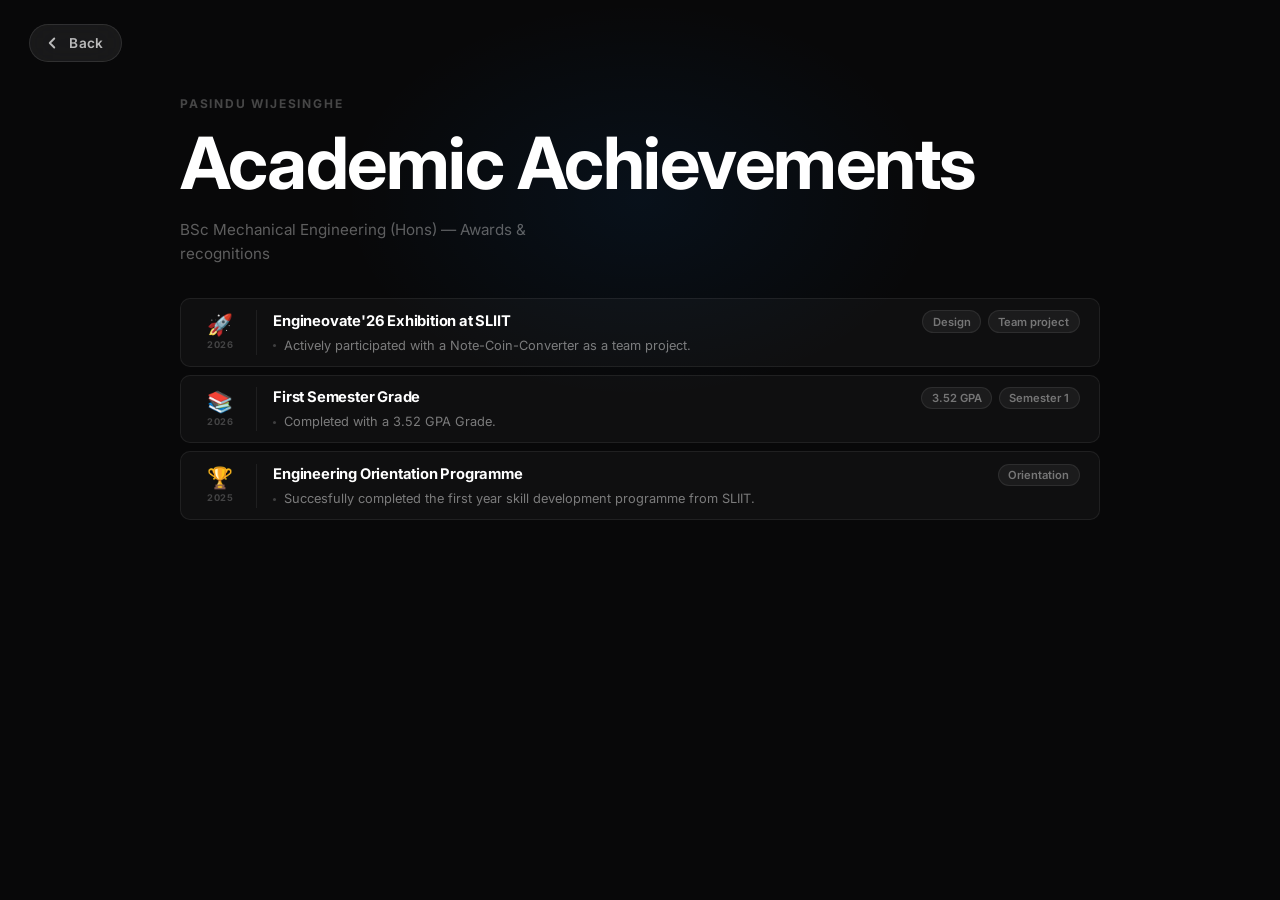
<file: achievements.html>
<!DOCTYPE html>
<html lang="en">
<head>
    <meta charset="UTF-8">
    <meta name="viewport" content="width=device-width, initial-scale=1.0">
    <meta name="description" content="Academic Achievements — Pasindu Wijesinghe, Mechanical Engineering Undergraduate at SLIIT">
    <title>Achievements — Pasindu Wijesinghe</title>
    <link rel="stylesheet" href="style.css">
    <link rel="stylesheet" href="project-page.css">
    <link rel="stylesheet" href="achievements-page.css">
    <link rel="preconnect" href="https://fonts.googleapis.com">
    <link rel="preconnect" href="https://fonts.gstatic.com" crossorigin>
    <link href="https://fonts.googleapis.com/css2?family=Inter:wght@300;400;600;700&display=swap" rel="stylesheet">
</head>
<body class="project-page-body">

    <a href="index.html#achievements" class="proj-back-btn">
        <svg width="18" height="18" viewBox="0 0 24 24" fill="none" stroke="currentColor" stroke-width="2.5" stroke-linecap="round" stroke-linejoin="round"><polyline points="15 18 9 12 15 6"></polyline></svg>
        Back
    </a>

    <div class="ach-page-header">
        <div class="ach-page-header-inner">
            <p class="ach-page-meta">Pasindu Wijesinghe</p>
            <h1 class="ach-page-title">Academic Achievements</h1>
            <p class="ach-page-sub">BSc Mechanical Engineering (Hons) — Awards &amp; recognitions</p>
        </div>
    </div>

    <div class="ach-grid">
<!--🏆📚🚀🔬🌟-->


        <div class="ach-card">
            <div class="ach-card-left">
                <div class="ach-icon-wrap">🚀</div>
                <span class="ach-year-tag">2026</span>
            </div>
            <div class="ach-card-divider"></div>
            <div class="ach-card-body">
                <div class="ach-card-title-row">
                    <h2 class="ach-card-title">Engineovate'26 Exhibition at SLIIT</h2>
                    <div class="ach-tags"><span>Design</span><span>Team project</span></div>
                </div>
                <ul class="ach-bullets">
                    <li>Actively participated with a Note-Coin-Converter as a team project.</li>
                    
                </ul>
            </div>
        </div>

        <div class="ach-card">
            <div class="ach-card-left">
                <div class="ach-icon-wrap">📚</div>
                <span class="ach-year-tag">2026</span>
            </div>
            <div class="ach-card-divider"></div>
            <div class="ach-card-body">
                <div class="ach-card-title-row">
                    <h2 class="ach-card-title">First Semester Grade</h2>
                    <div class="ach-tags"><span>3.52 GPA</span><span>Semester 1</span></div>
                </div>
                <ul class="ach-bullets">
                    <li>Completed with a 3.52 GPA Grade.</li>
                    
                </ul>
            </div>
        </div>

        <div class="ach-card">
            <div class="ach-card-left">
                <div class="ach-icon-wrap">🏆</div>
                <span class="ach-year-tag">2025</span>
            </div>
            <div class="ach-card-divider"></div>
            <div class="ach-card-body">
                <div class="ach-card-title-row">
                    <h2 class="ach-card-title">Engineering Orientation Programme</h2>
                    <div class="ach-tags"><span>Orientation</span></div>
                </div>
                <ul class="ach-bullets">
                    <li>Succesfully completed the first year skill development programme from SLIIT.</li>
                    
                </ul>
            </div>
        </div>

        

        

        

    </div>

</body>
</html>
</file>
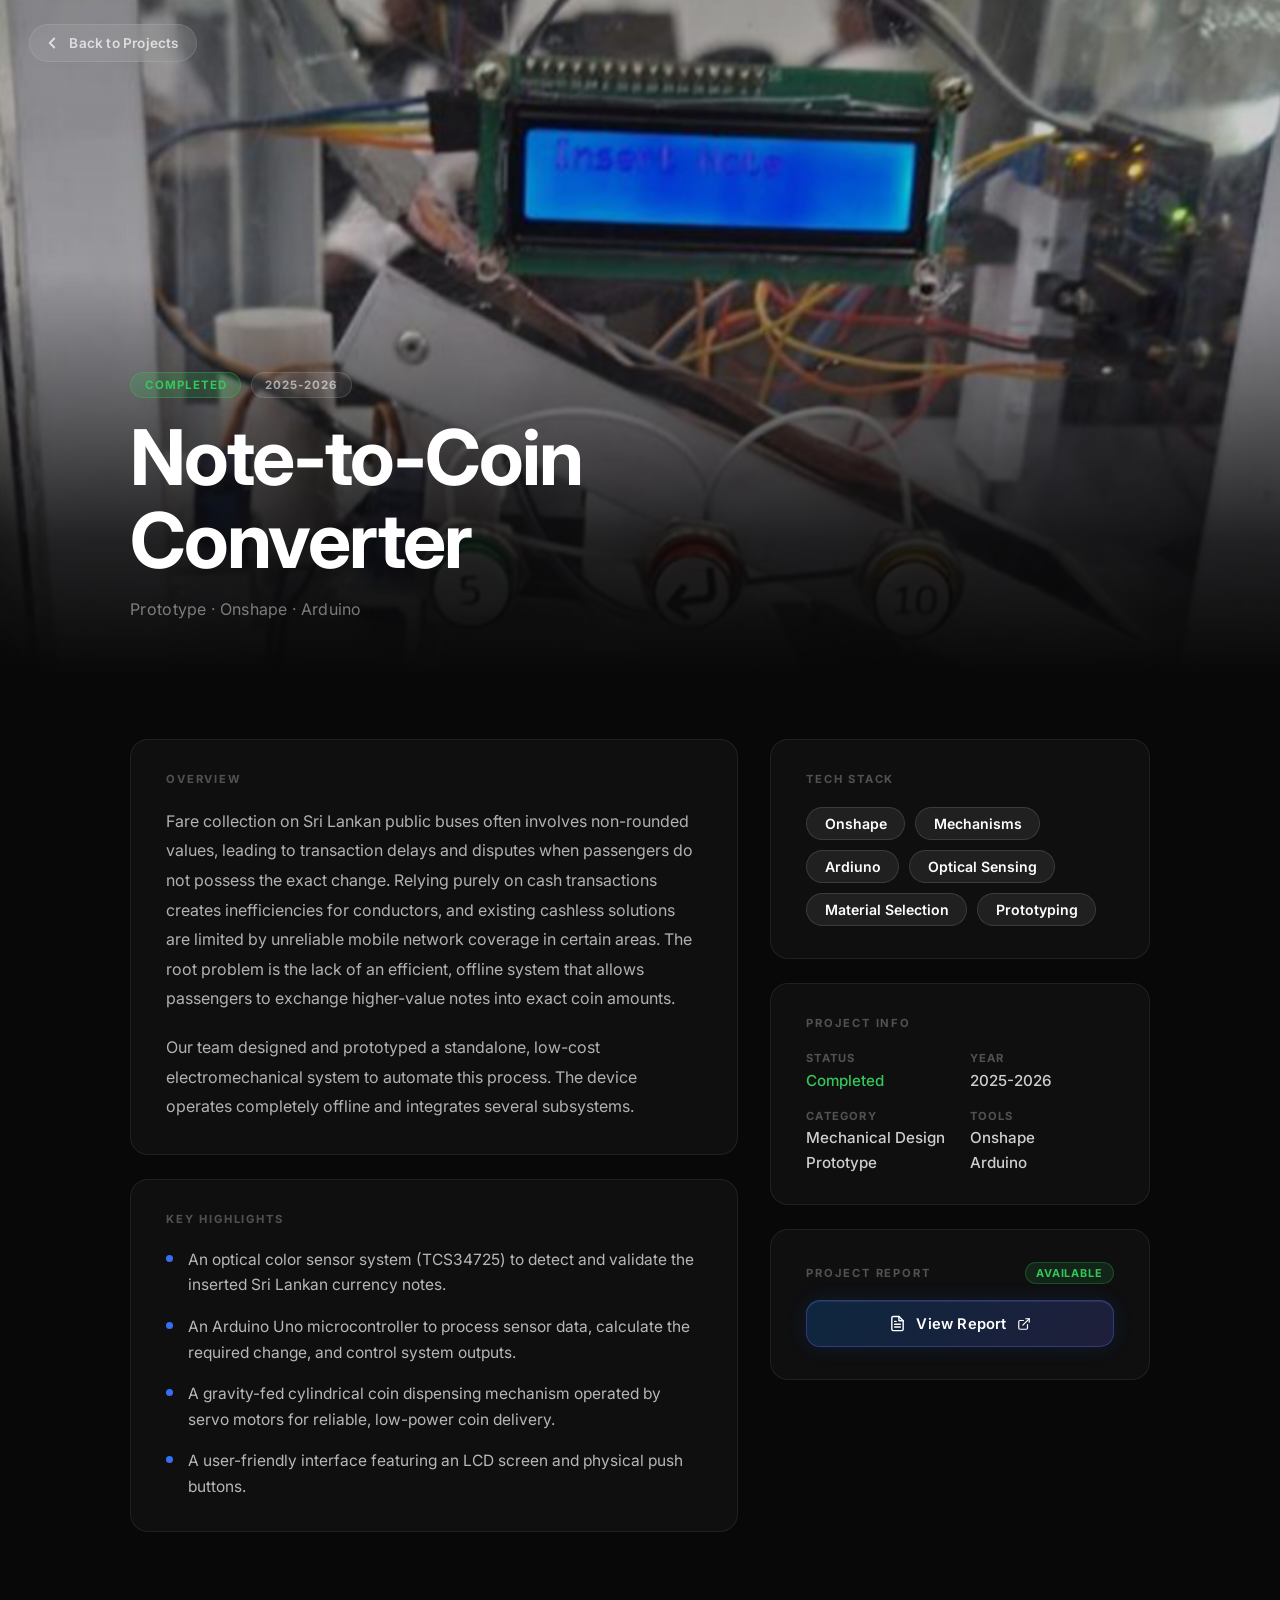
<file: project-note-to-coin.html>
<!DOCTYPE html>
<html lang="en">
<head>
    <meta charset="UTF-8">
    <meta name="viewport" content="width=device-width, initial-scale=1.0">
    <meta name="description" content="Note-to-Coin Exchanger — Mechanical Engineering Project by Pasindu Wijesinghe">
    <title>Note-to-Coin Exchanger — Pasindu</title>
    <link rel="stylesheet" href="style.css">
    <link rel="stylesheet" href="project-page.css">
    <link rel="preconnect" href="https://fonts.googleapis.com">
    <link rel="preconnect" href="https://fonts.gstatic.com" crossorigin>
    <link href="https://fonts.googleapis.com/css2?family=Inter:wght@300;400;600;700&display=swap" rel="stylesheet">
</head>
<body class="project-page-body">

    <!-- Back Navigation -->
    <a href="index.html#projects" class="proj-back-btn">
        <svg width="18" height="18" viewBox="0 0 24 24" fill="none" stroke="currentColor" stroke-width="2.5" stroke-linecap="round" stroke-linejoin="round"><polyline points="15 18 9 12 15 6"></polyline></svg>
        Back to Projects
    </a>

    <!-- Hero -->
    <div class="proj-hero">
        <img src="assets/note_to_coin.jpg" alt="Note-to-Coin Exchanger 3D Render" class="proj-hero-img">
        <div class="proj-hero-overlay"></div>
        <div class="proj-hero-content">
            <div class="proj-badges">
                <span class="proj-badge completed">Completed</span>
                <span class="proj-badge year">2025-2026</span>
            </div>
            <h1 class="proj-hero-title">Note-to-Coin<br>Converter</h1>
            <p class="proj-hero-sub">Prototype · Onshape · Arduino</p>
        </div>
    </div>

    <!-- Content Grid -->
    <div class="proj-content-grid">

        <!-- Left Column -->
        <div class="proj-left">

            <!-- Overview -->
            <div class="proj-section">
                <span class="proj-section-label">Overview</span>
                <p class="proj-body-text">
                    Fare collection on Sri Lankan public buses often involves non-rounded values, leading to transaction delays and disputes
                    when passengers do not possess the exact change. Relying purely on cash transactions creates inefficiencies for
                    conductors, and existing cashless solutions are limited by unreliable mobile network coverage in certain areas.
                    The root problem is the lack of an efficient, offline system that allows passengers to exchange higher-value notes
                    into exact coin amounts.
                </p>
                <p class="proj-body-text">
                    Our team designed and prototyped a standalone, low-cost electromechanical system to automate this process. The device
                     operates completely offline and integrates several subsystems.
                </p>
            </div>

            <!-- Key Highlights -->
            <div class="proj-section">
                <span class="proj-section-label">Key Highlights</span>
                <ul class="proj-highlights">
                    <li>An optical color sensor system (TCS34725) to detect and validate the inserted Sri Lankan currency notes.</li>
                    <li>An Arduino Uno microcontroller to process sensor data, calculate the required change, and control system outputs.</li>
                    <li>A gravity-fed cylindrical coin dispensing mechanism operated by servo motors for reliable, low-power coin delivery.</li>
                    <li>A user-friendly interface featuring an LCD screen and physical push buttons.</li>
                    
                </ul>
            </div>

        </div>

        <!-- Right Column -->
        <div class="proj-right">

            <!-- Tech Stack -->
            <div class="proj-section">
                <span class="proj-section-label">Tech Stack</span>
                <div class="proj-tech-list">
                    <span>Onshape</span>
                    <span>Mechanisms</span>
                    <span>Ardiuno</span>
                    <span>Optical Sensing</span>
                    <span>Material Selection</span>
                    <span>Prototyping</span>
                </div>
            </div>

            <!-- Project Info -->
            <div class="proj-section">
                <span class="proj-section-label">Project Info</span>
                <div class="proj-meta-grid">
                    <div class="proj-meta-item">
                        <span class="proj-meta-key">Status</span>
                        <span class="proj-meta-val completed-text">Completed</span>
                    </div>
                    <div class="proj-meta-item">
                        <span class="proj-meta-key">Year</span>
                        <span class="proj-meta-val">2025-2026</span>
                    </div>
                    <div class="proj-meta-item">
                        <span class="proj-meta-key">Category</span>
                        <span class="proj-meta-val">Mechanical Design</span>
                        <span class="proj-meta-val">Prototype</span>
                    </div>
                    <div class="proj-meta-item">
                        <span class="proj-meta-key">Tools</span>
                        <span class="proj-meta-val">Onshape</span>
                        <span class="proj-meta-val">Arduino</span>
                    </div>
                </div>
            </div>

            <!-- Project Report -->
            <!-- TO ACTIVATE: change class="disabled" to class="active" and set href="assets/note_to_coin_report.pdf" -->
            <div class="proj-section proj-report-section">
                <div class="proj-report-badge">
                    <span class="proj-report-badge-label">Project Report</span>
                    <span class="proj-report-available-tag">Available</span>
                </div>
                <div class="proj-report-wrapper">
                    <a class="proj-report-btn active" href="assets/note_to_coin_report.pdf" target="_blank"
                        aria-label="View Note-to-Coin project report PDF">
                        <svg class="report-icon" width="17" height="17" viewBox="0 0 24 24" fill="none" stroke="currentColor" stroke-width="2" stroke-linecap="round" stroke-linejoin="round">
                            <path d="M14 2H6a2 2 0 0 0-2 2v16a2 2 0 0 0 2 2h12a2 2 0 0 0 2-2V8z"></path>
                            <polyline points="14 2 14 8 20 8"></polyline>
                            <line x1="16" y1="13" x2="8" y2="13"></line>
                            <line x1="16" y1="17" x2="8" y2="17"></line>
                            <polyline points="10 9 9 9 8 9"></polyline>
                        </svg>
                        View Report
                        <svg width="14" height="14" viewBox="0 0 24 24" fill="none" stroke="currentColor" stroke-width="2" stroke-linecap="round" stroke-linejoin="round">
                            <path d="M18 13v6a2 2 0 0 1-2 2H5a2 2 0 0 1-2-2V8a2 2 0 0 1 2-2h6"></path>
                            <polyline points="15 3 21 3 21 9"></polyline>
                            <line x1="10" y1="14" x2="21" y2="3"></line>
                        </svg>
                    </a>
                </div>
            </div>

        </div>
    </div>

    <!-- Navigation Bar (fixed bottom) -->
    <div class="proj-nav-section" id="proj-nav">
        <a href="project-rover.html" class="proj-prev-btn">
            <svg width="16" height="16" viewBox="0 0 24 24" fill="none" stroke="currentColor" stroke-width="2.5" stroke-linecap="round" stroke-linejoin="round"><polyline points="15 18 9 12 15 6"></polyline></svg>
            Previous
        <a href="project-rainwater.html" class="proj-next-btn">
            Next Project
            <svg width="16" height="16" viewBox="0 0 24 24" fill="none" stroke="currentColor" stroke-width="2.5" stroke-linecap="round" stroke-linejoin="round"><polyline points="9 18 15 12 9 6"></polyline></svg>
        </a>
        
        </a>
    </div>

    <script>
        (function () {
            var nav = document.getElementById('proj-nav');
            var threshold = 300;
            function onScroll() {
                var scrolled = window.scrollY + window.innerHeight;
                var total = document.documentElement.scrollHeight;
                if (scrolled >= total - threshold) {
                    nav.classList.add('visible');
                } else {
                    nav.classList.remove('visible');
                }
            }
            window.addEventListener('scroll', onScroll, { passive: true });
            onScroll();
        })();
    </script>

</body>
</html>
</file>
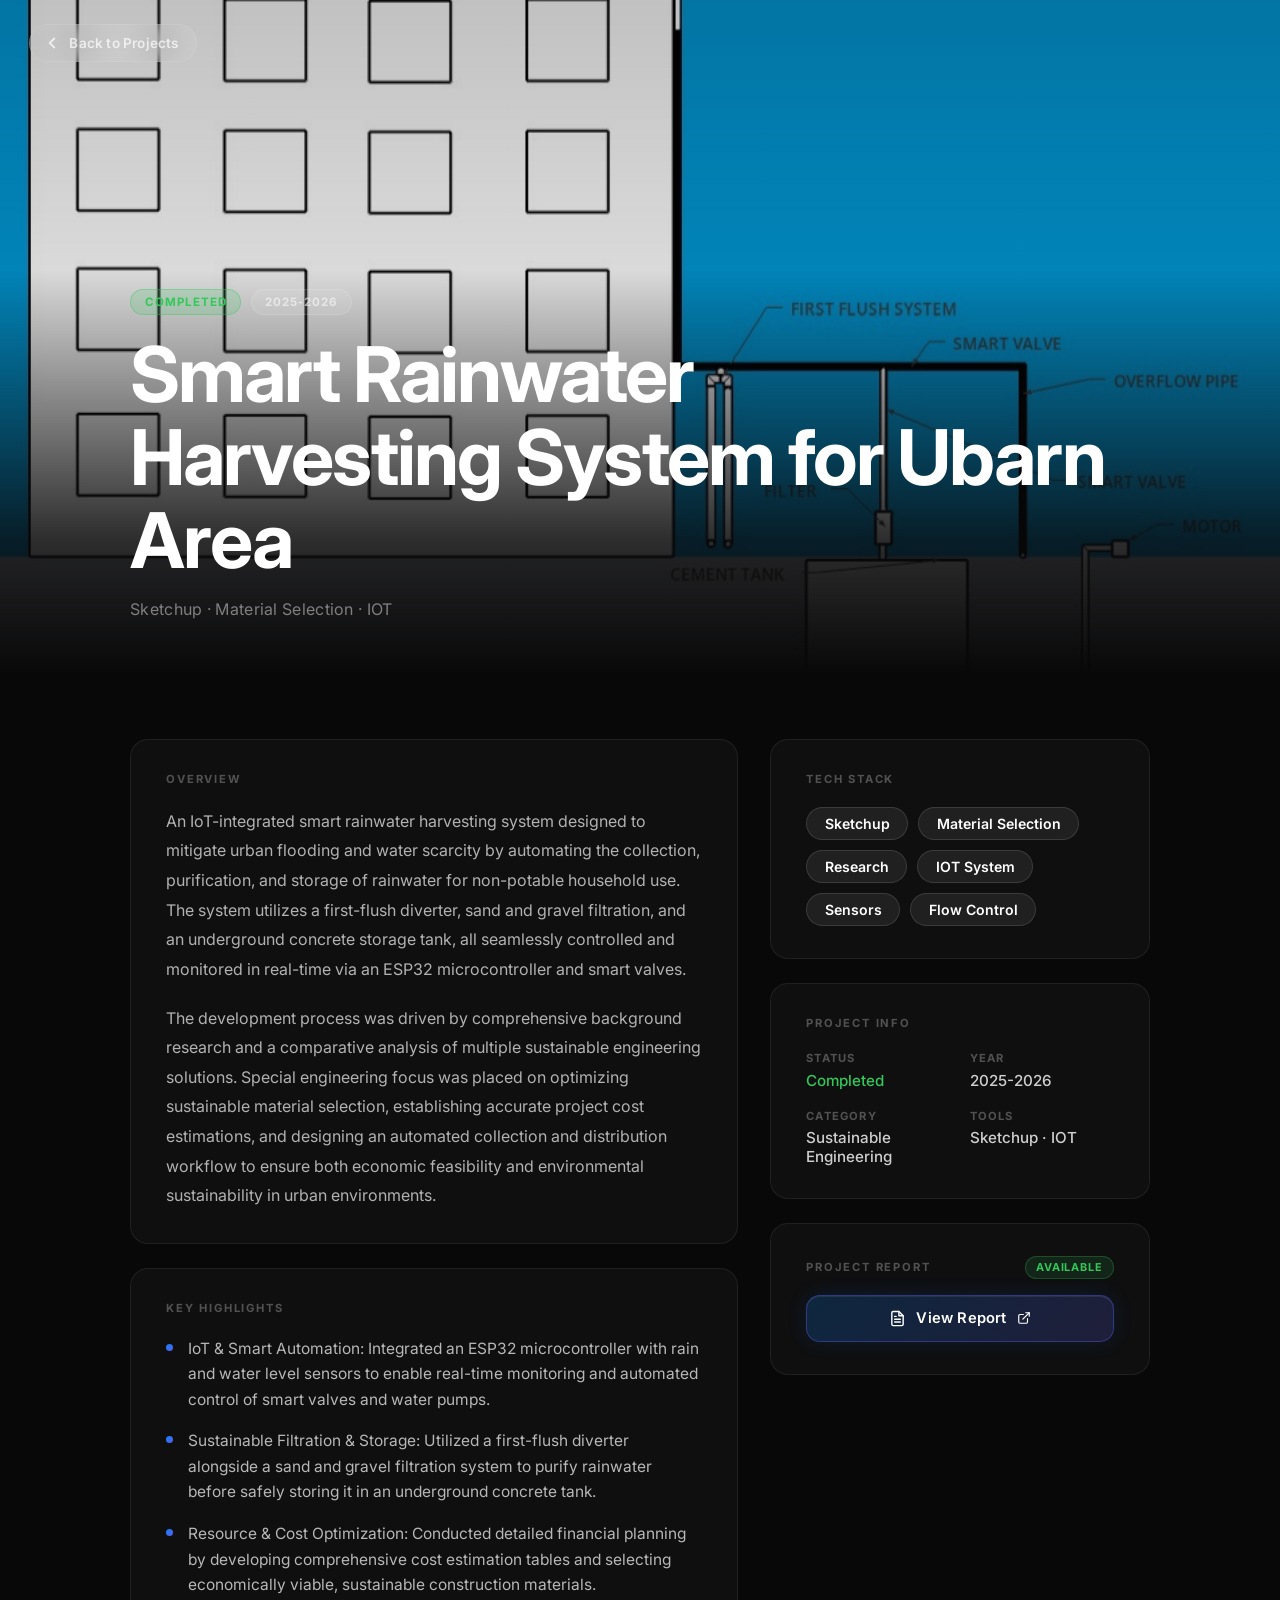
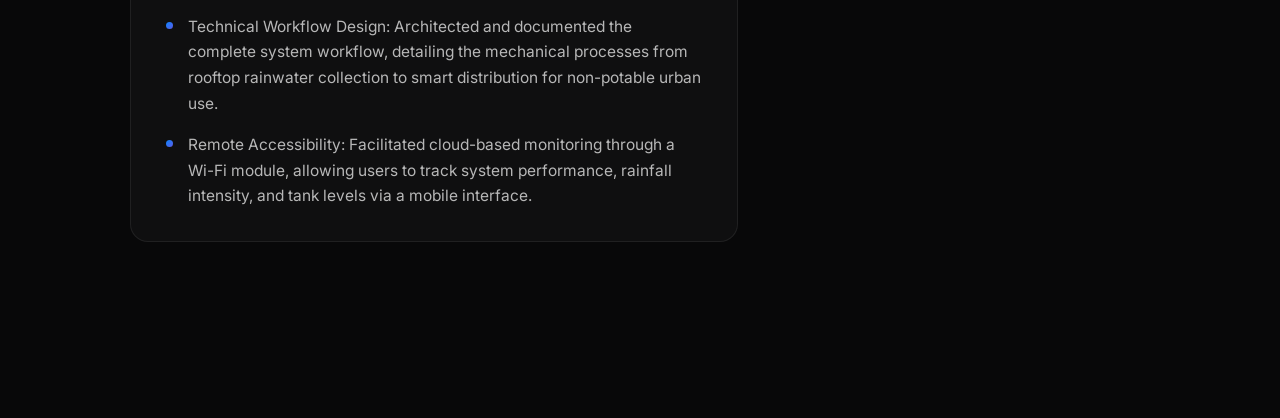
<file: project-rainwater.html>
<!DOCTYPE html>
<html lang="en">
<head>
    <meta charset="UTF-8">
    <meta name="viewport" content="width=device-width, initial-scale=1.0">
    <meta name="description" content="Smart Rainwater Harvesting System — Mechanical Engineering Project by Pasindu Wijesinghe">
    <title>Smart Rainwater Harvesting System — Pasindu</title>
    <link rel="stylesheet" href="style.css">
    <link rel="stylesheet" href="project-page.css">
    <link rel="preconnect" href="https://fonts.googleapis.com">
    <link rel="preconnect" href="https://fonts.gstatic.com" crossorigin>
    <link href="https://fonts.googleapis.com/css2?family=Inter:wght@300;400;600;700&display=swap" rel="stylesheet">
</head>
<body class="project-page-body">

    <!-- Back Navigation -->
    <a href="index.html#projects" class="proj-back-btn">
        <svg width="18" height="18" viewBox="0 0 24 24" fill="none" stroke="currentColor" stroke-width="2.5" stroke-linecap="round" stroke-linejoin="round"><polyline points="15 18 9 12 15 6"></polyline></svg>
        Back to Projects
    </a>

    <!-- Hero -->
    <div class="proj-hero">
        <img src="assets/rainwater.jpg" alt="Smart Rainwater Harvesting System 3D Render" class="proj-hero-img">
        <div class="proj-hero-overlay"></div>
        <div class="proj-hero-content">
            <div class="proj-badges">
                <span class="proj-badge completed">Completed</span>
                <span class="proj-badge year">2025-2026</span>
            </div>
            <h1 class="proj-hero-title">Smart Rainwater<br>Harvesting System for Ubarn Area</h1>
            <p class="proj-hero-sub"> Sketchup · Material Selection · IOT </p>
        </div>
    </div>

    <!-- Content Grid -->
    <div class="proj-content-grid">

        <!-- Left Column -->
        <div class="proj-left">

            <!-- Overview -->
            <div class="proj-section">
                <span class="proj-section-label">Overview</span>
                <p class="proj-body-text">
                   An IoT-integrated smart rainwater harvesting system 
                   designed to mitigate urban flooding and water scarcity
                    by automating the collection, purification, and 
                    storage of rainwater for non-potable household use.
                    The system utilizes a first-flush diverter, sand
                    and gravel filtration, and an underground concrete
                    storage tank, all seamlessly controlled and 
                    monitored in real-time via an ESP32 
                    microcontroller and smart valves.
                </p>
                <p class="proj-body-text">
                    The development process was driven by comprehensive
                    background research and a comparative analysis of
                    multiple sustainable engineering solutions. 
                    Special engineering focus was placed on optimizing
                    sustainable material selection, establishing 
                    accurate project cost estimations, and designing 
                    an automated collection and distribution workflow 
                    to ensure both economic feasibility and 
                    environmental sustainability in urban
                    environments.
                </p>
            </div>

            <!-- Key Highlights -->
            <div class="proj-section">
                <span class="proj-section-label">Key Highlights</span>
                <ul class="proj-highlights">
                    <li>IoT & Smart Automation: Integrated an ESP32 microcontroller
                        with rain and water level sensors to enable real-time monitoring
                        and automated control of smart valves and water pumps.</li>
                    <li>Sustainable Filtration & Storage: Utilized a first-flush diverter 
                        alongside a sand and gravel filtration system to purify rainwater
                        before safely storing it in an underground concrete tank.</li>
                    <li>Resource & Cost Optimization: Conducted detailed financial planning
                        by developing comprehensive cost estimation tables and selecting
                        economically viable, sustainable construction materials.</li>
                    <li>Technical Workflow Design: Architected and documented the complete
                        system workflow, detailing the mechanical processes from rooftop
                        rainwater collection to smart distribution for non-potable urban use.</li>
                    <li>Remote Accessibility: Facilitated cloud-based monitoring through 
                        a Wi-Fi module, allowing users to track system performance, rainfall
                        intensity, and tank levels via a mobile interface.</li>
                    
                </ul>
            </div>

        </div>

        <!-- Right Column -->
        <div class="proj-right">

            <!-- Tech Stack -->
            <div class="proj-section">
                <span class="proj-section-label">Tech Stack</span>
                <div class="proj-tech-list">
                    <span>Sketchup</span>
                    <span>Material Selection</span>
                    <span>Research</span>
                    <span>IOT System</span>
                    <span>Sensors</span>
                    <span>Flow Control</span>
                </div>
            </div>

            <!-- Project Info -->
            <div class="proj-section">
                <span class="proj-section-label">Project Info</span>
                <div class="proj-meta-grid">
                    <div class="proj-meta-item">
                        <span class="proj-meta-key">Status</span>
                        <span class="proj-meta-val completed-text">Completed</span>
                    </div>
                    <div class="proj-meta-item">
                        <span class="proj-meta-key">Year</span>
                        <span class="proj-meta-val">2025-2026</span>
                    </div>
                    <div class="proj-meta-item">
                        <span class="proj-meta-key">Category</span>
                        <span class="proj-meta-val">Sustainable Engineering</span>
                    </div>
                    <div class="proj-meta-item">
                        <span class="proj-meta-key">Tools</span>
                        <span class="proj-meta-val">Sketchup · IOT</span>
                    </div>
                </div>
            </div>

            <!-- Project Report -->
            <!-- TO ACTIVATE: change class="disabled" to class="active" and set href="assets/rainwater_report.pdf" -->
            <div class="proj-section proj-report-section">
                <div class="proj-report-badge">
                    <span class="proj-report-badge-label">Project Report</span>
                    <span class="proj-report-available-tag">Available</span>
                </div>
                <div class="proj-report-wrapper">
                    <a class="proj-report-btn active" href="assets/rainwater_harvesting_system_report.pdf" target="_blank"
                        aria-label="View Rainwater project report PDF">
                        <svg class="report-icon" width="17" height="17" viewBox="0 0 24 24" fill="none" stroke="currentColor" stroke-width="2" stroke-linecap="round" stroke-linejoin="round">
                            <path d="M14 2H6a2 2 0 0 0-2 2v16a2 2 0 0 0 2 2h12a2 2 0 0 0 2-2V8z"></path>
                            <polyline points="14 2 14 8 20 8"></polyline>
                            <line x1="16" y1="13" x2="8" y2="13"></line>
                            <line x1="16" y1="17" x2="8" y2="17"></line>
                            <polyline points="10 9 9 9 8 9"></polyline>
                        </svg>
                        View Report
                        <svg width="14" height="14" viewBox="0 0 24 24" fill="none" stroke="currentColor" stroke-width="2" stroke-linecap="round" stroke-linejoin="round">
                            <path d="M18 13v6a2 2 0 0 1-2 2H5a2 2 0 0 1-2-2V8a2 2 0 0 1 2-2h6"></path>
                            <polyline points="15 3 21 3 21 9"></polyline>
                            <line x1="10" y1="14" x2="21" y2="3"></line>
                        </svg>
                    </a>
                </div>
            </div>

        </div>
    </div>

    <!-- Navigation Bar (fixed bottom) -->
    <div class="proj-nav-section" id="proj-nav">
        <a href="project-note-to-coin.html" class="proj-prev-btn">
            <svg width="16" height="16" viewBox="0 0 24 24" fill="none" stroke="currentColor" stroke-width="2.5" stroke-linecap="round" stroke-linejoin="round"><polyline points="15 18 9 12 15 6"></polyline></svg>
            Previous
        </a>
        <!-- <a href="project-rover.html" class="proj-next-btn">
            Next Project
            <svg width="16" height="16" viewBox="0 0 24 24" fill="none" stroke="currentColor" stroke-width="2.5" stroke-linecap="round" stroke-linejoin="round"><polyline points="9 18 15 12 9 6"></polyline></svg>
        </a> -->
    </div>

    <script>
        (function () {
            var nav = document.getElementById('proj-nav');
            var threshold = 300;
            function onScroll() {
                var scrolled = window.scrollY + window.innerHeight;
                var total = document.documentElement.scrollHeight;
                if (scrolled >= total - threshold) {
                    nav.classList.add('visible');
                } else {
                    nav.classList.remove('visible');
                }
            }
            window.addEventListener('scroll', onScroll, { passive: true });
            onScroll();
        })();
    </script>

</body>
</html>
</file>
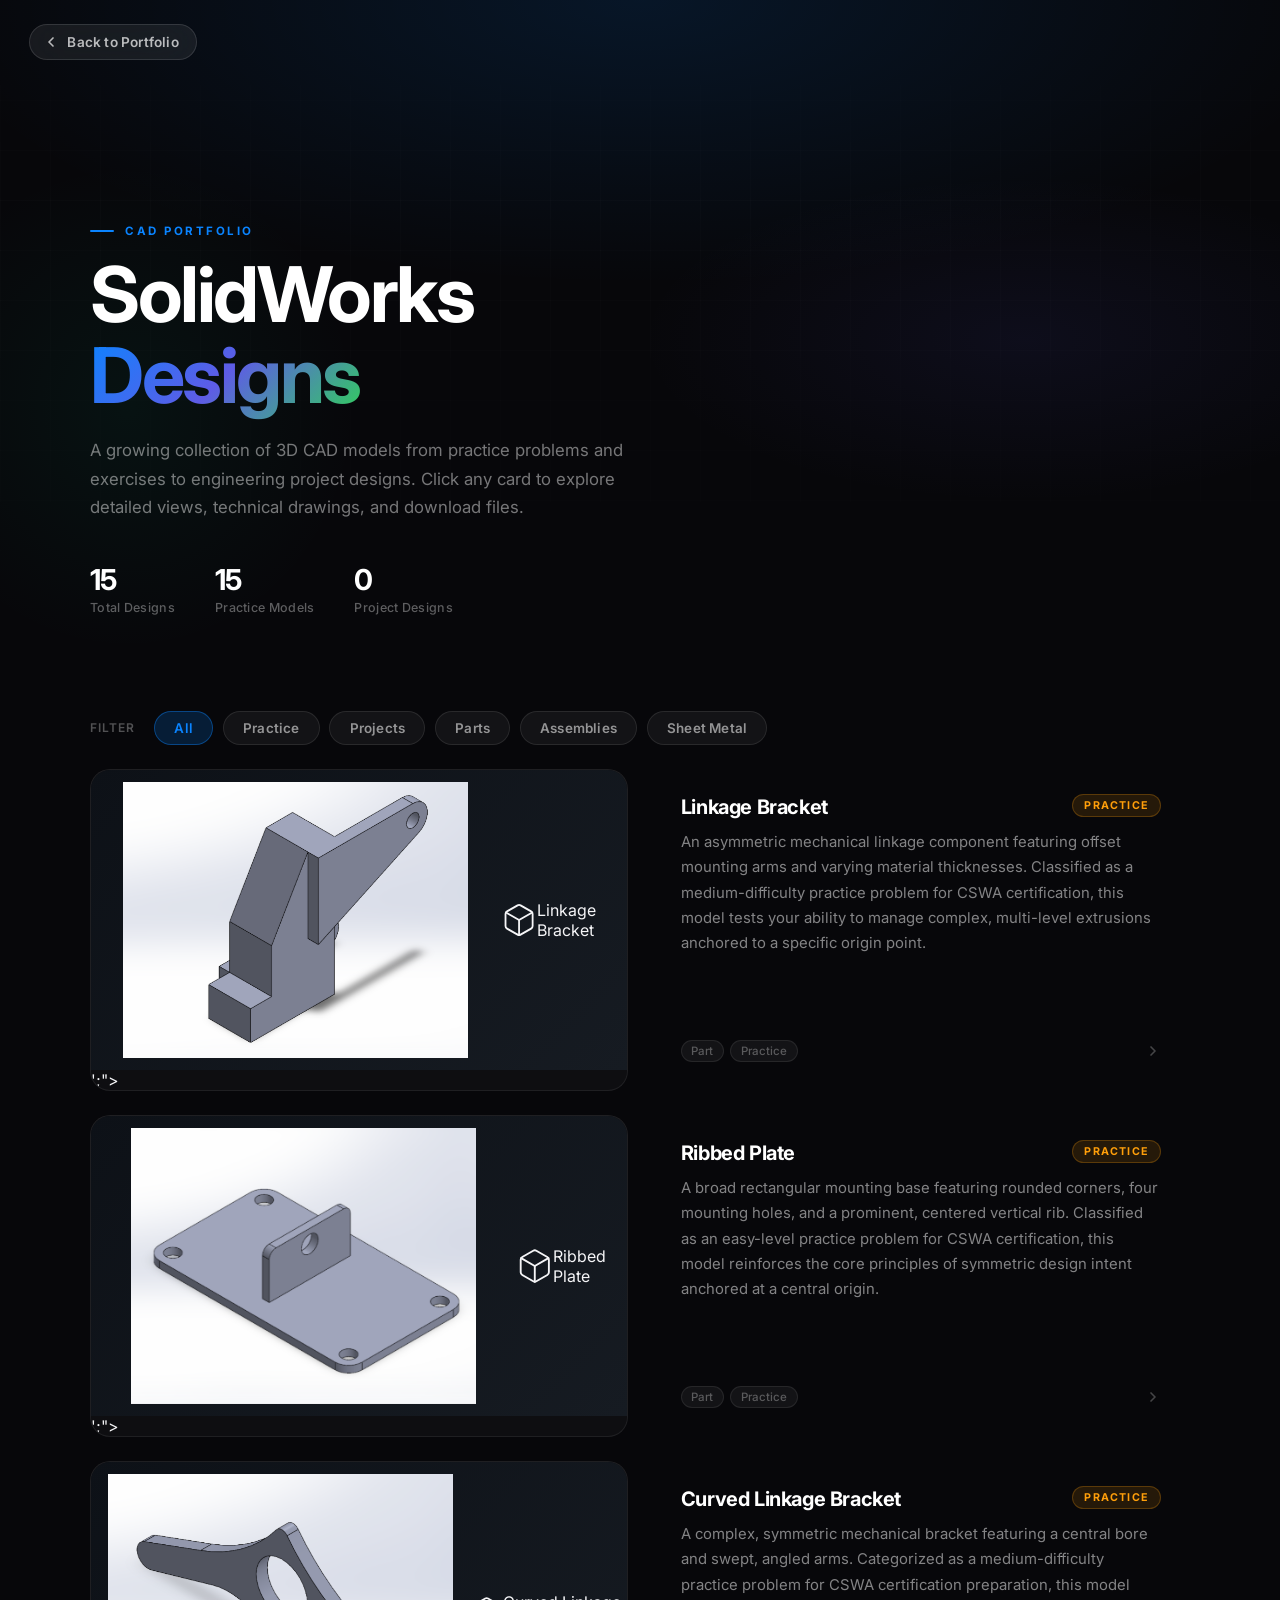
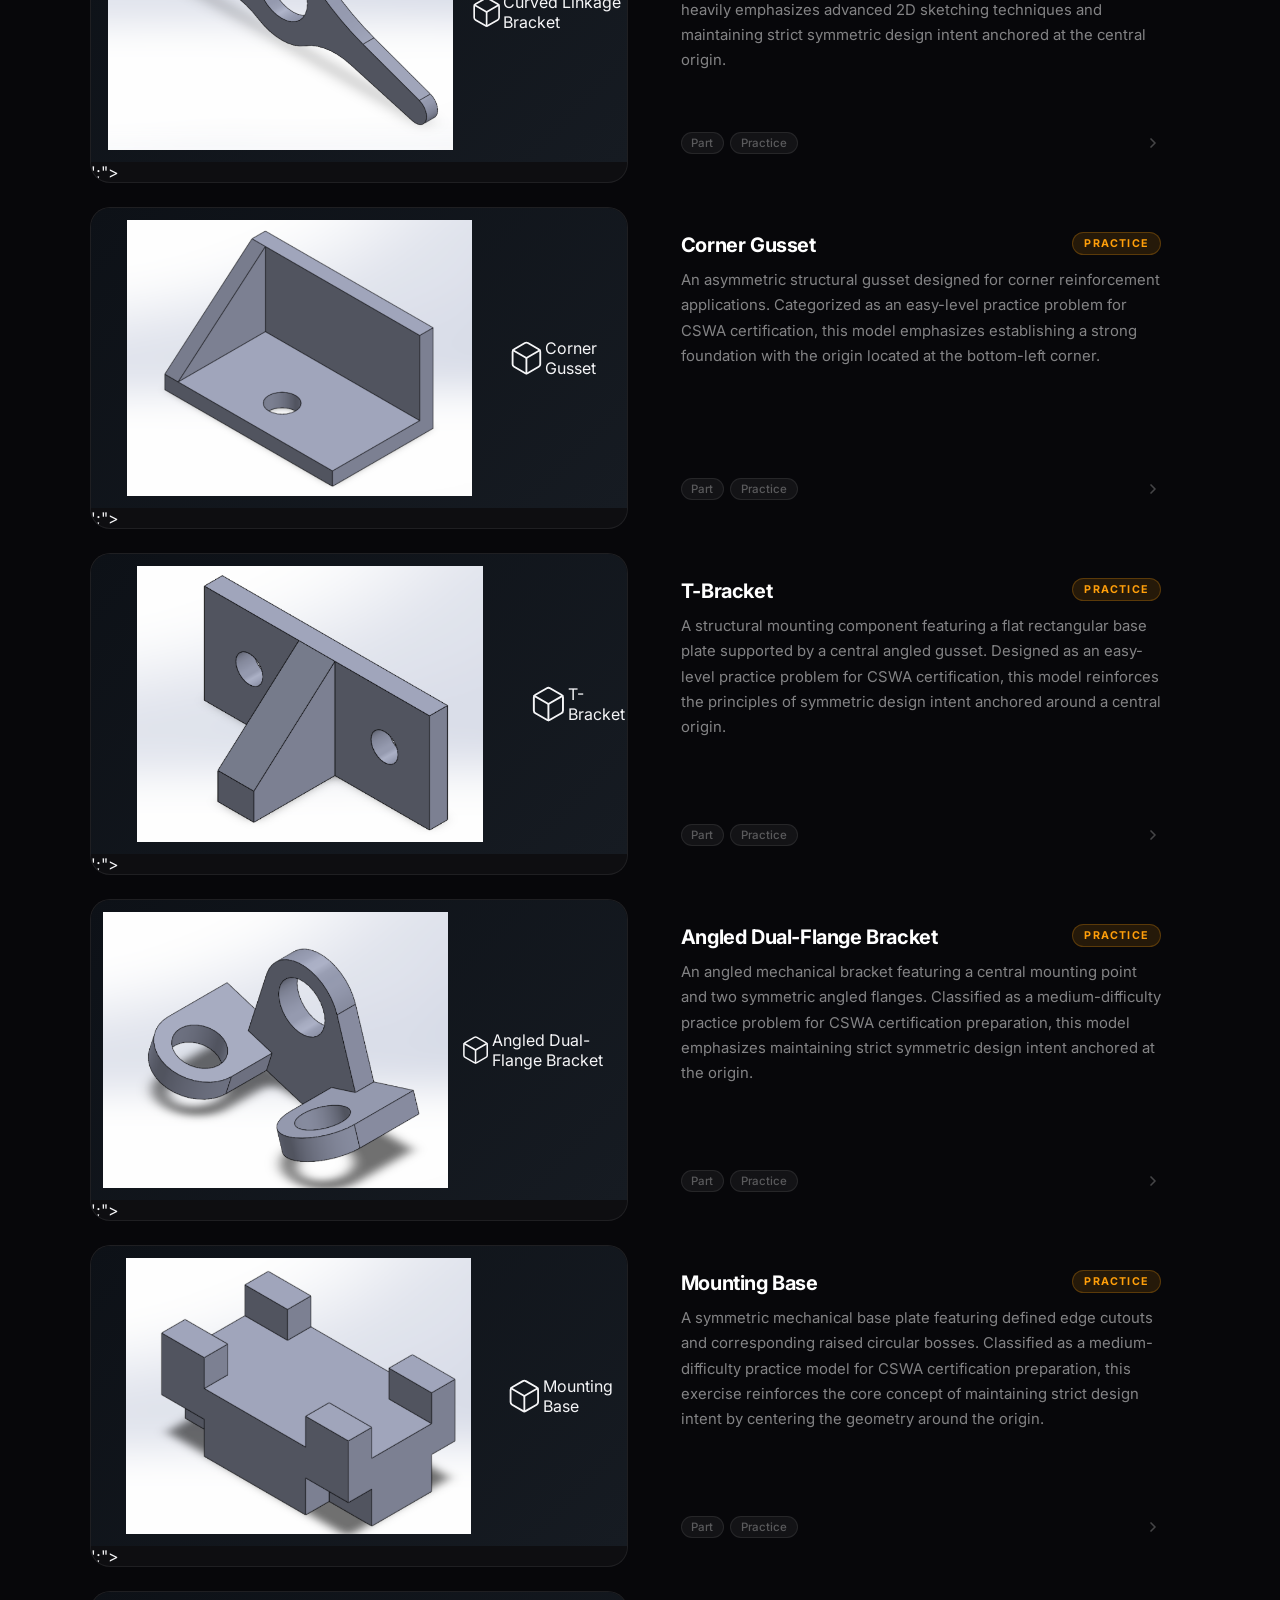
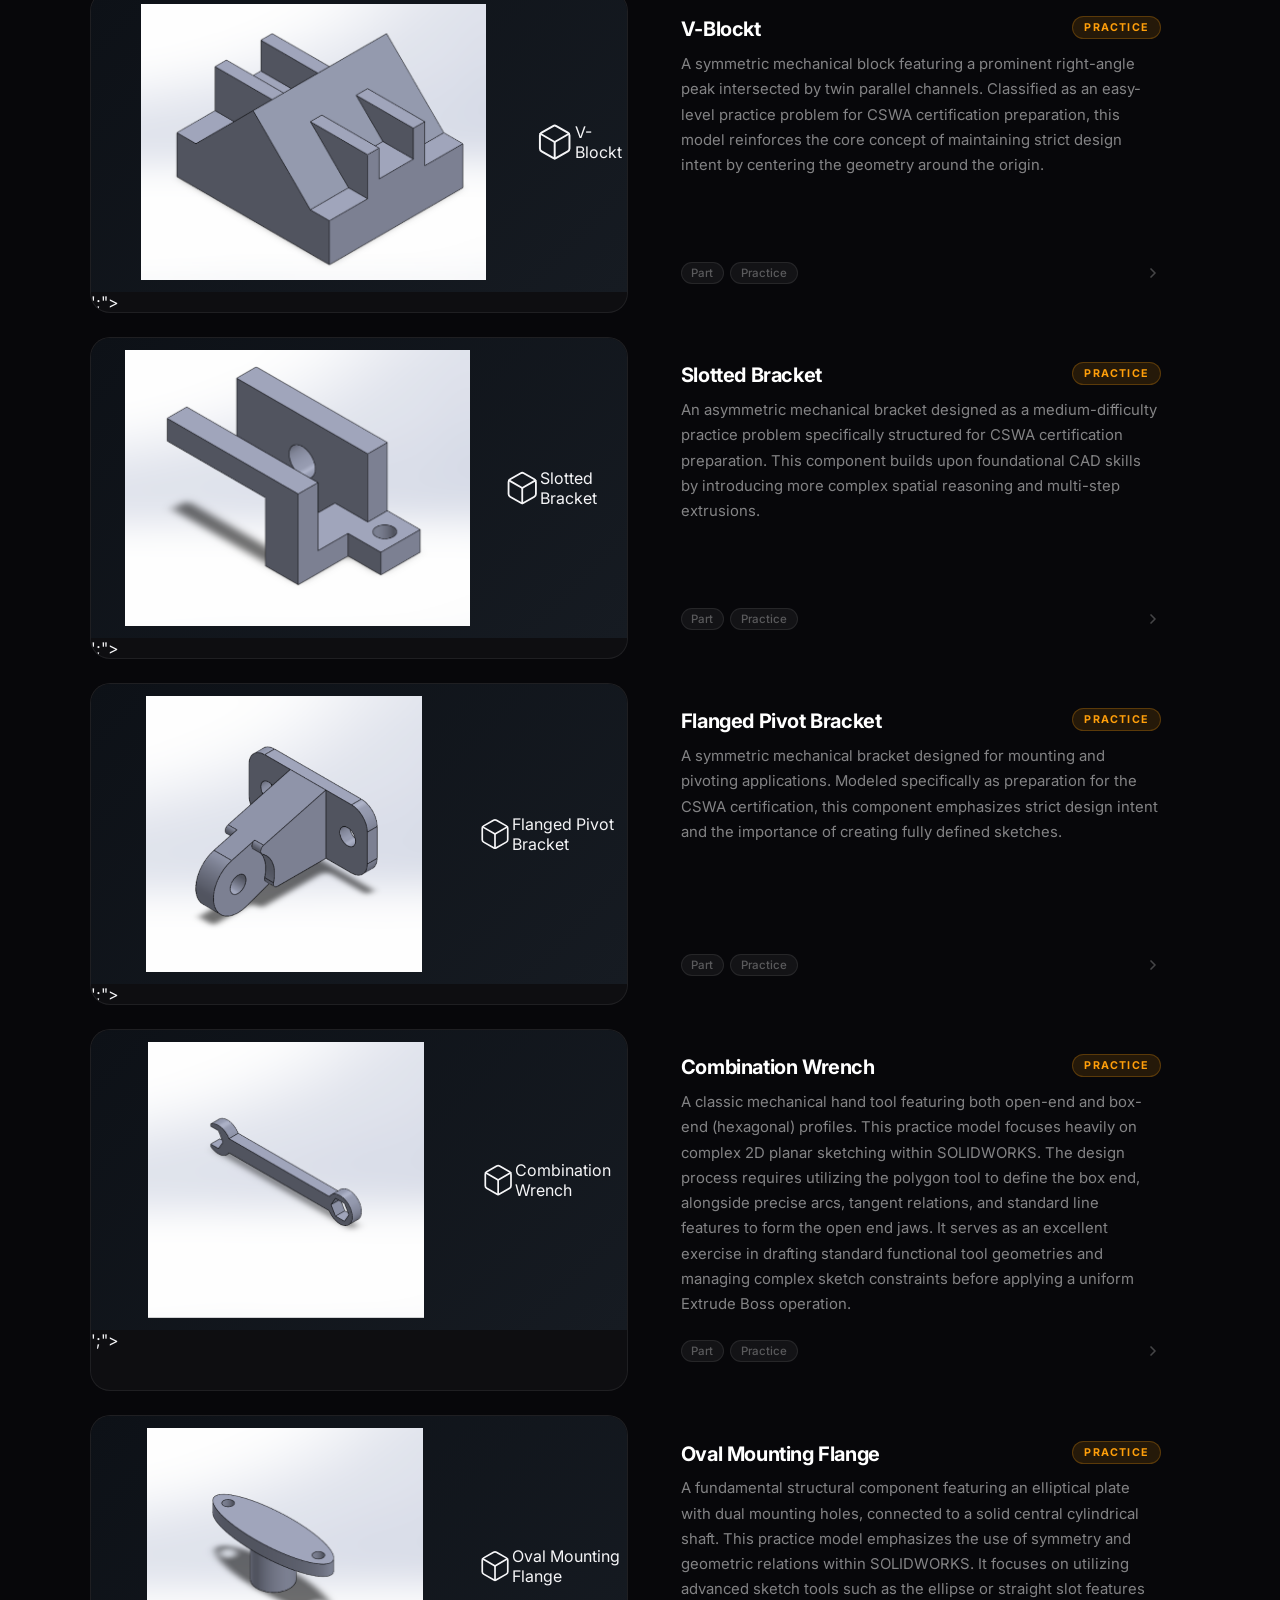
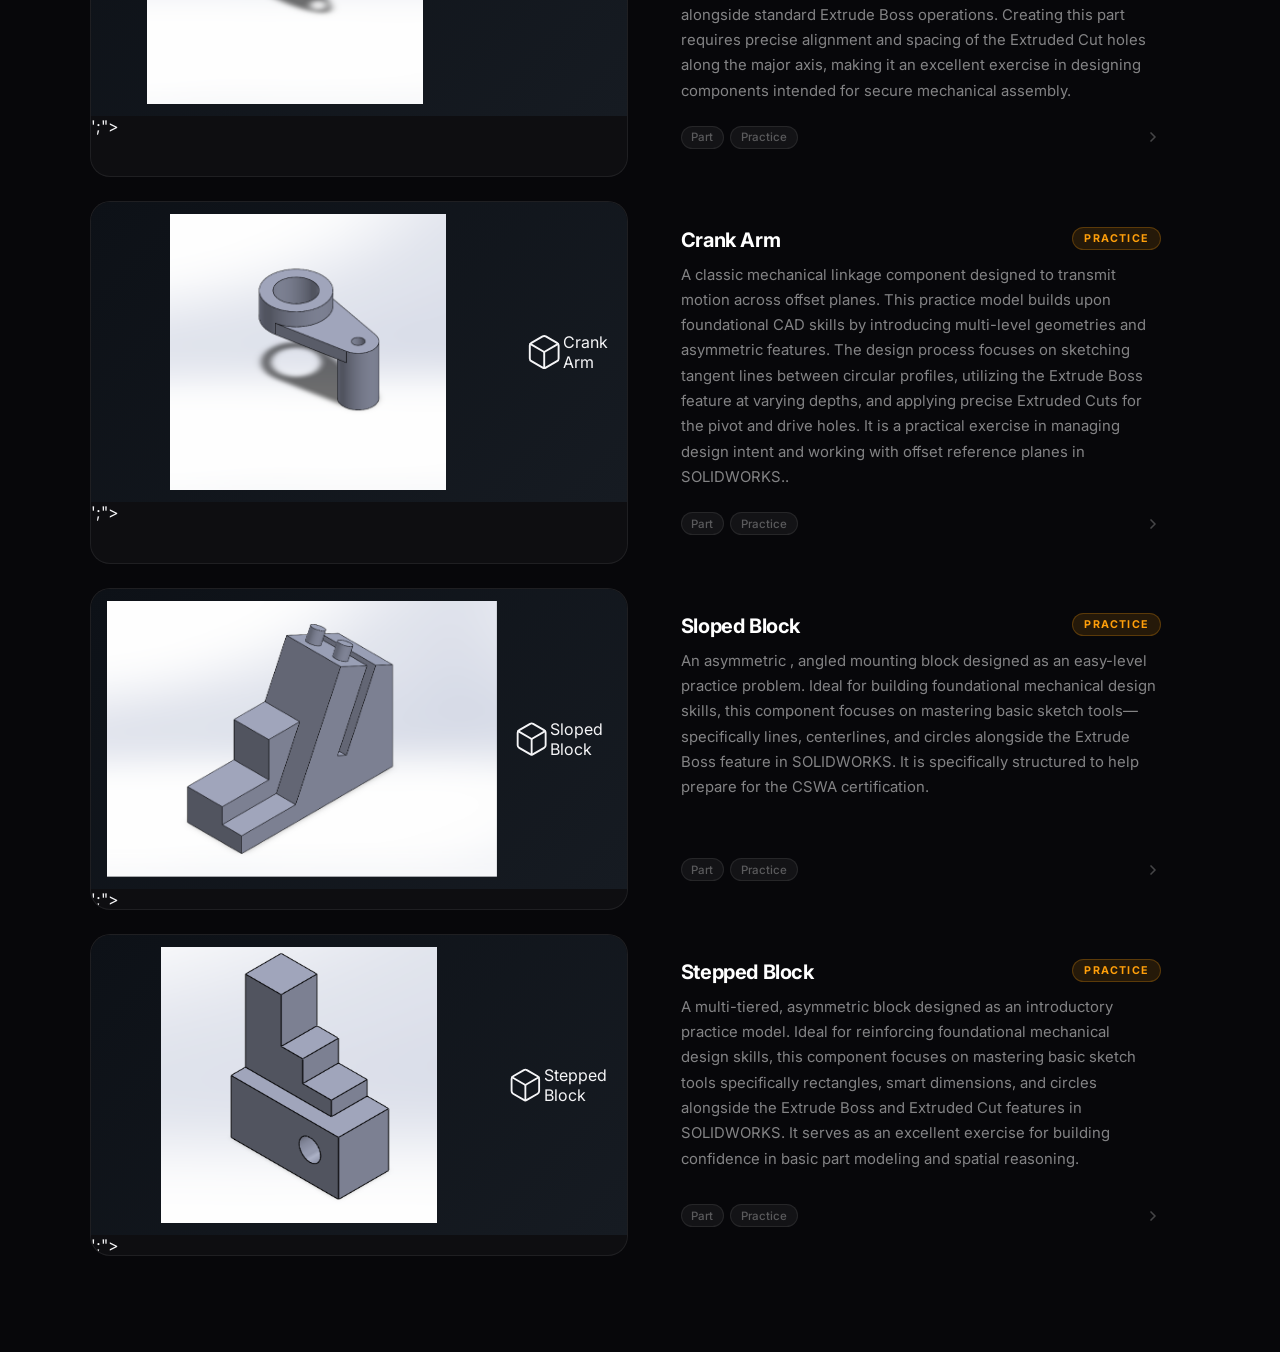
<file: solidworks-designs.html>
<!DOCTYPE html>
<html lang="en">

<head>
    <meta charset="UTF-8">
    <meta name="viewport" content="width=device-width, initial-scale=1.0">
    <meta name="description" content="SolidWorks CAD Designs Gallery — Practice Problems & Projects by Pasindu Wijesinghe">
    <title>SolidWorks Designs — Pasindu</title>
    <link rel="stylesheet" href="style.css">
    <link rel="stylesheet" href="solidworks-page.css">
    <link rel="preconnect" href="https://fonts.googleapis.com">
    <link rel="preconnect" href="https://fonts.gstatic.com" crossorigin>
    <link href="https://fonts.googleapis.com/css2?family=Inter:wght@300;400;600;700&display=swap" rel="stylesheet">
</head>

<body class="sw-page-body">

    <!-- Back Button -->
    <a href="index.html#projects" class="sw-back-btn" id="sw-back-btn">
        <svg width="16" height="16" viewBox="0 0 24 24" fill="none" stroke="currentColor" stroke-width="2.5" stroke-linecap="round" stroke-linejoin="round"><polyline points="15 18 9 12 15 6"></polyline></svg>
        Back to Portfolio
    </a>

    <!-- Hero -->
    <section class="sw-hero" id="sw-hero">
        <div class="sw-hero-bg"></div>
        <div class="sw-hero-grid"></div>
        <div class="sw-hero-content">
            <p class="sw-hero-eyebrow">CAD Portfolio</p>
            <h1 class="sw-hero-title">SolidWorks<br><span class="gradient-text">Designs</span></h1>
            <p class="sw-hero-sub">A growing collection of 3D CAD models from practice problems and exercises to engineering project designs. Click any card to explore detailed views, technical drawings, and download files.</p>
            <div class="sw-hero-stats">
                <div class="sw-stat">
                    <span class="sw-stat-num" id="stat-total">0</span>
                    <span class="sw-stat-label">Total Designs</span>
                </div>
                <div class="sw-stat">
                    <span class="sw-stat-num" id="stat-practice">0</span>
                    <span class="sw-stat-label">Practice Models</span>
                </div>
                <div class="sw-stat">
                    <span class="sw-stat-num" id="stat-projects">0</span>
                    <span class="sw-stat-label">Project Designs</span>
                </div>
            </div>
        </div>
    </section>

    <!-- Filter Bar -->
    <div class="sw-filter-bar" id="sw-filter-bar">
        <span class="sw-filter-label">Filter</span>
        <button class="sw-filter-btn active" data-filter="all" id="filter-all">All</button>
        <button class="sw-filter-btn" data-filter="practice" id="filter-practice">Practice</button>
        <button class="sw-filter-btn" data-filter="project" id="filter-project">Projects</button>
        <button class="sw-filter-btn" data-filter="part" id="filter-part">Parts</button>
        <button class="sw-filter-btn" data-filter="assembly" id="filter-assembly">Assemblies</button>
        <button class="sw-filter-btn" data-filter="sheet-metal" id="filter-sheetmetal">Sheet Metal</button>
    </div>

    <!-- Designs Grid -->
    <div class="sw-grid-wrapper">
        <div class="sw-grid" id="sw-grid">
            <!-- Cards injected by JS -->
        </div>
    </div>

    <!-- ══════════════════════════════════════
         DESIGN DETAIL MODAL
    ══════════════════════════════════════ -->
    <div class="sw-modal-backdrop" id="sw-modal-backdrop" role="dialog" aria-modal="true">
        <div class="sw-modal" id="sw-modal">
            <!-- Close -->
            <button class="sw-modal-close" id="sw-modal-close" aria-label="Close">
                <svg width="16" height="16" viewBox="0 0 24 24" fill="none" stroke="currentColor" stroke-width="2.5" stroke-linecap="round" stroke-linejoin="round"><line x1="18" y1="6" x2="6" y2="18"></line><line x1="6" y1="6" x2="18" y2="18"></line></svg>
            </button>

            <!-- Image Viewer -->
            <div class="sw-modal-viewer">
                <!-- Carousel -->
                <div class="sw-modal-carousel" id="sw-modal-carousel">
                    <div class="sw-carousel-slides" id="sw-carousel-slides">
                        <!-- Slides injected by JS -->
                    </div>
                    <button class="sw-carousel-btn prev" id="sw-carousel-prev" aria-label="Previous view">
                        <svg width="16" height="16" viewBox="0 0 24 24" fill="none" stroke="currentColor" stroke-width="2.5" stroke-linecap="round" stroke-linejoin="round"><polyline points="15 18 9 12 15 6"></polyline></svg>
                    </button>
                    <button class="sw-carousel-btn next" id="sw-carousel-next" aria-label="Next view">
                        <svg width="16" height="16" viewBox="0 0 24 24" fill="none" stroke="currentColor" stroke-width="2.5" stroke-linecap="round" stroke-linejoin="round"><polyline points="9 18 15 12 9 6"></polyline></svg>
                    </button>
                </div>
                <!-- Thumbnails -->
                <div class="sw-carousel-thumbs" id="sw-carousel-thumbs">
                    <!-- Injected by JS -->
                </div>
            </div>

            <!-- Detail Grid -->
            <div class="sw-modal-detail">

                <!-- Left: Info -->
                <div class="sw-modal-left">

                    <!-- Title + Description -->
                    <div class="sw-modal-section" id="sw-modal-info-section">
                        <span class="sw-modal-section-label">Design Overview</span>
                        <h2 class="sw-modal-title" id="sw-modal-title">Design Name</h2>
                        <div class="sw-modal-badges" id="sw-modal-badges"></div>
                        <p class="sw-modal-desc" id="sw-modal-desc">Description</p>
                    </div>

                    <!-- Design Features -->
                    <div class="sw-modal-section" id="sw-modal-features-section">
                        <span class="sw-modal-section-label">Key Features</span>
                        <ul class="sw-modal-features" id="sw-modal-features-list"></ul>
                    </div>

                    <!-- Technical Drawing -->
                    <div class="sw-modal-section" id="sw-modal-drawing-section">
                        <span class="sw-modal-section-label">Technical Drawing / Draft</span>
                        <div class="sw-drawing-viewer" id="sw-drawing-viewer">
                            <!-- Injected by JS -->
                        </div>
                        <p class="sw-drawing-hint">Click drawing to zoom in / zoom out</p>
                    </div>

                </div>

                <!-- Right: Downloads Only -->
                <div class="sw-modal-right">

                    <!-- Downloads -->
                    <div class="sw-modal-section">
                        <span class="sw-modal-section-label">Files & Downloads</span>
                        <div class="sw-download-section" id="sw-modal-downloads"></div>
                    </div>

                </div>
            </div>
        </div>
    </div>

    <script>
    // ══════════════════════════════════════════════════════════════
    // DESIGNS DATA
    // ══════════════════════════════════════════════════════════════
    // HOW TO ADD A NEW DESIGN:
    // 1. Add a new object to the `designs` array below
    // 2. Add your thumbnail image to assets/solidworks/ folder
    // 3. Add view images (isometric, front, side, top) to the views array
    // 4. Add drawing image path to `drawingImg`
    // 5. Add your SolidWorks file path to the sldFile field
    // ══════════════════════════════════════════════════════════════

    const designs = [
        {
            id: '15',                 // unique ID, no spaces
            name: 'Linkage Bracket',
            category: 'practice',            // 'practice' | 'project' | 'part' | 'assembly' | 'sheet-metal'
            type: 'Part',                    // 'Part' | 'Assembly' | 'Drawing'
            description: 'An asymmetric mechanical linkage component featuring offset mounting arms and varying material thicknesses. Classified as a medium-difficulty practice problem for CSWA certification, this model tests your ability to manage complex, multi-level extrusions anchored to a specific origin point.',
            thumbnail: 'assets/solidworks/Linkage Bracket/isometric.png',
            views: [
                { label: 'Isometric', img: 'assets/solidworks/Linkage Bracket/isometric.png' },
                { label: 'Front View', img: 'assets/solidworks/Linkage Bracket/front.png' },
                { label: 'Side View', img: 'assets/solidworks/Linkage Bracket/side.png' },
                { label: 'Top View', img: 'assets/solidworks/Linkage Bracket/top.png' },
            ],
            drawingImg: 'assets/solidworks/Linkage Bracket/drawing sketch.png', // or null
            features: [ 'Extrude Boss',
                'Circles',
                'Arcs',
                 ],
            tags: ['Part', 'Practice'],
            zipFile: 'assets/solidworks/Linkage Bracket/Linkage Bracket.zip',
           
        },
        {
            id: '14',                 // unique ID, no spaces
            name: 'Ribbed Plate',
            category: 'practice',            // 'practice' | 'project' | 'part' | 'assembly' | 'sheet-metal'
            type: 'Part',                    // 'Part' | 'Assembly' | 'Drawing'
            description: 'A broad rectangular mounting base featuring rounded corners, four mounting holes, and a prominent, centered vertical rib. Classified as an easy-level practice problem for CSWA certification, this model reinforces the core principles of symmetric design intent anchored at a central origin.',
            thumbnail: 'assets/solidworks/Ribbed Plate/isometric.png',
            views: [
                { label: 'Isometric', img: 'assets/solidworks/Ribbed Plate/isometric.png' },
                { label: 'Front View', img: 'assets/solidworks/Ribbed Plate/front.png' },
                { label: 'Side View', img: 'assets/solidworks/Ribbed Plate/side.png' },
                { label: 'Top View', img: 'assets/solidworks/Ribbed Plate/top.png' },
            ],
            drawingImg: 'assets/solidworks/Ribbed Plate/drawing sketch.png', // or null
            features: [ 'Extrude Boss',
                'Circles',
                'Sketch Fillets',
                 ],
            tags: ['Part', 'Practice'],
            zipFile: 'assets/solidworks/Ribbed Plate/Ribbed Plate.zip',
           
        },
        {
            id: '13',                 // unique ID, no spaces
            name: 'Curved Linkage Bracket',
            category: 'practice',            // 'practice' | 'project' | 'part' | 'assembly' | 'sheet-metal'
            type: 'Part',                    // 'Part' | 'Assembly' | 'Drawing'
            description: 'A complex, symmetric mechanical bracket featuring a central bore and swept, angled arms. Categorized as a medium-difficulty practice problem for CSWA certification preparation, this model heavily emphasizes advanced 2D sketching techniques and maintaining strict symmetric design intent anchored at the central origin.',
            thumbnail: 'assets/solidworks/Curved Linkage Bracket/isometric.png',
            views: [
                { label: 'Isometric', img: 'assets/solidworks/Curved Linkage Bracket/isometric.png' },
                { label: 'Front View', img: 'assets/solidworks/Curved Linkage Bracket/front.png' },
                { label: 'Side View', img: 'assets/solidworks/Curved Linkage Bracket/side.png' },
                { label: 'Top View', img: 'assets/solidworks/Curved Linkage Bracket/top.png' },
            ],
            drawingImg: 'assets/solidworks/Curved Linkage Bracket/drawing sketch.png', // or null
            features: [ 'Extrude Boss',
                'Circles',
                'Center Lines',
                'Arcs' ],
            tags: ['Part', 'Practice'],
            zipFile: 'assets/solidworks/Curved Linkage Bracket/Curved Linkage Bracket.zip',
           
        },
        {
            id: '12',                 // unique ID, no spaces
            name: 'Corner Gusset',
            category: 'practice',            // 'practice' | 'project' | 'part' | 'assembly' | 'sheet-metal'
            type: 'Part',                    // 'Part' | 'Assembly' | 'Drawing'
            description: 'An asymmetric structural gusset designed for corner reinforcement applications. Categorized as an easy-level practice problem for CSWA certification, this model emphasizes establishing a strong foundation with the origin located at the bottom-left corner.',
            thumbnail: 'assets/solidworks/Corner Gusset/isometric.png',
            views: [
                { label: 'Isometric', img: 'assets/solidworks/Corner Gusset/isometric.png' },
                { label: 'Front View', img: 'assets/solidworks/Corner Gusset/front.png' },
                { label: 'Side View', img: 'assets/solidworks/Corner Gusset/side.png' },
                { label: 'Top View', img: 'assets/solidworks/Corner Gusset/top.png' },
            ],
            drawingImg: 'assets/solidworks/Corner Gusset/drawing sketch.png', // or null
            features: [ 'Extrude Boss',
                'Circles',
                'Center Lines',
                'Rectangles' ],
            tags: ['Part', 'Practice'],
            zipFile: 'assets/solidworks/Corner Gusset/Corner Gusset.zip',
           
        },
        {
            id: '11',                 // unique ID, no spaces
            name: 'T-Bracket',
            category: 'practice',            // 'practice' | 'project' | 'part' | 'assembly' | 'sheet-metal'
            type: 'Part',                    // 'Part' | 'Assembly' | 'Drawing'
            description: 'A structural mounting component featuring a flat rectangular base plate supported by a central angled gusset. Designed as an easy-level practice problem for CSWA certification, this model reinforces the principles of symmetric design intent anchored around a central origin.',
            thumbnail: 'assets/solidworks/T-Bracket/isometric.png',
            views: [
                { label: 'Isometric', img: 'assets/solidworks/T-Bracket/isometric.png' },
                { label: 'Front View', img: 'assets/solidworks/T-Bracket/front.png' },
                { label: 'Side View', img: 'assets/solidworks/T-Bracket/side.png' },
                { label: 'Top View', img: 'assets/solidworks/T-Bracket/top.png' },
            ],
            drawingImg: 'assets/solidworks/T-Bracket/drawing sketch.png', // or null
            features: [ 'Extrude Boss',
                'Circles',
                'Center Lines',
                'Rectangles' ],
            tags: ['Part', 'Practice'],
            zipFile: 'assets/solidworks/T-Bracket/T-Bracket.zip',
           
        },
        {
            id: '10',                 // unique ID, no spaces
            name: 'Angled Dual-Flange Bracket',
            category: 'practice',            // 'practice' | 'project' | 'part' | 'assembly' | 'sheet-metal'
            type: 'Part',                    // 'Part' | 'Assembly' | 'Drawing'
            description: 'An angled mechanical bracket featuring a central mounting point and two symmetric angled flanges. Classified as a medium-difficulty practice problem for CSWA certification preparation, this model emphasizes maintaining strict symmetric design intent anchored at the origin.',
            thumbnail: 'assets/solidworks/Angled Dual-Flange Bracket/isometric.png',
            views: [
                { label: 'Isometric', img: 'assets/solidworks/Angled Dual-Flange Bracket/isometric.png' },
                { label: 'Front View', img: 'assets/solidworks/Angled Dual-Flange Bracket/front.png' },
                { label: 'Side View', img: 'assets/solidworks/Angled Dual-Flange Bracket/side.png' },
                { label: 'Top View', img: 'assets/solidworks/Angled Dual-Flange Bracket/top.png' },
            ],
            drawingImg: 'assets/solidworks/Angled Dual-Flange Bracket/drawing sketch.png', // or null
            features: [ 'Extrude Boss',
                'Circles',
                
                'Rectangles' ],
            tags: ['Part', 'Practice'],
            zipFile: 'assets/solidworks/Angled Dual-Flange Bracket/Angled Dual-Flange Bracket.zip',
           
        },
        {
            id: '09',                 // unique ID, no spaces
            name: 'Mounting Base',
            category: 'practice',            // 'practice' | 'project' | 'part' | 'assembly' | 'sheet-metal'
            type: 'Part',                    // 'Part' | 'Assembly' | 'Drawing'
            description: 'A symmetric mechanical base plate featuring defined edge cutouts and corresponding raised circular bosses. Classified as a medium-difficulty practice model for CSWA certification preparation, this exercise reinforces the core concept of maintaining strict design intent by centering the geometry around the origin.',
            thumbnail: 'assets/solidworks/Mounting Base/isometric.png',
            views: [
                { label: 'Isometric', img: 'assets/solidworks/Mounting Base/isometric.png' },
                { label: 'Front View', img: 'assets/solidworks/Mounting Base/front.png' },
                { label: 'Side View', img: 'assets/solidworks/Mounting Base/side.png' },
                { label: 'Top View', img: 'assets/solidworks/Mounting Base/top.png' },
            ],
            drawingImg: 'assets/solidworks/Mounting Base/drawing sketch.png', // or null
            features: [ 'Extrude Boss',
                'Circles',
                
                'Center Lines' ],
            tags: ['Part', 'Practice'],
            zipFile: 'assets/solidworks/Mounting Base/Mounting Base.zip',
           
        },
        {
            id: '08',                 // unique ID, no spaces
            name: 'V-Blockt',
            category: 'practice',            // 'practice' | 'project' | 'part' | 'assembly' | 'sheet-metal'
            type: 'Part',                    // 'Part' | 'Assembly' | 'Drawing'
            description: 'A symmetric mechanical block featuring a prominent right-angle peak intersected by twin parallel channels. Classified as an easy-level practice problem for CSWA certification preparation, this model reinforces the core concept of maintaining strict design intent by centering the geometry around the origin.',
            thumbnail: 'assets/solidworks/V-Block/isometric.png',
            views: [
                { label: 'Isometric', img: 'assets/solidworks/V-Block/isometric.png' },
                { label: 'Front View', img: 'assets/solidworks/V-Block/front.png' },
                { label: 'Side View', img: 'assets/solidworks/V-Block/side.png' },
                { label: 'Top View', img: 'assets/solidworks/V-Block/top.png' },
            ],
            drawingImg: 'assets/solidworks/V-Block/drawing sketch.png', // or null
            features: [ 'Extrude Boss',
                'Rectangles',
                
                'Center Lines' ],
            tags: ['Part', 'Practice'],
            zipFile: 'assets/solidworks/V-Block/V-Block.zip',
           
        },
        {
            id: '07',                 // unique ID, no spaces
            name: 'Slotted Bracket',
            category: 'practice',            // 'practice' | 'project' | 'part' | 'assembly' | 'sheet-metal'
            type: 'Part',                    // 'Part' | 'Assembly' | 'Drawing'
            description: 'An asymmetric mechanical bracket designed as a medium-difficulty practice problem specifically structured for CSWA certification preparation. This component builds upon foundational CAD skills by introducing more complex spatial reasoning and multi-step extrusions.',
            thumbnail: 'assets/solidworks/Slotted Bracket/isometric.png',
            views: [
                { label: 'Isometric', img: 'assets/solidworks/Slotted Bracket/isometric.png' },
                { label: 'Front View', img: 'assets/solidworks/Slotted Bracket/front.png' },
                { label: 'Side View', img: 'assets/solidworks/Slotted Bracket/side.png' },
                { label: 'Top View', img: 'assets/solidworks/Slotted Bracket/top.png' },
            ],
            drawingImg: 'assets/solidworks/Slotted Bracket/drawing sketch.png', // or null
            features: [ 'Extrude Boss',
                'Rectangles',
                'Circles',
                'Center Lines','Extruded Cut' ],
            tags: ['Part', 'Practice'],
            zipFile: 'assets/solidworks/Slotted Bracket/Slotted Bracket.zip',
           
        },
        {
            id: '06',                 // unique ID, no spaces
            name: 'Flanged Pivot Bracket',
            category: 'practice',            // 'practice' | 'project' | 'part' | 'assembly' | 'sheet-metal'
            type: 'Part',                    // 'Part' | 'Assembly' | 'Drawing'
            description: 'A symmetric mechanical bracket designed for mounting and pivoting applications. Modeled specifically as preparation for the CSWA certification, this component emphasizes strict design intent and the importance of creating fully defined sketches.',
            thumbnail: 'assets/solidworks/Flanged Pivot Bracket/isometric.png',
            views: [
                { label: 'Isometric', img: 'assets/solidworks/Flanged Pivot Bracket/isometric.png' },
                { label: 'Front View', img: 'assets/solidworks/Flanged Pivot Bracket/front.png' },
                { label: 'Side View', img: 'assets/solidworks/Flanged Pivot Bracket/side.png' },
                { label: 'Top View', img: 'assets/solidworks/Flanged Pivot Bracket/top.png' },
            ],
            drawingImg: 'assets/solidworks/Flanged Pivot Bracket/drawing sketch.png', // or null
            features: [ 'Extruded Boss',
                'Arcs',
                'Circles',
                'Center Lines', ],
            tags: ['Part', 'Practice'],
            zipFile: 'assets/solidworks/Flanged Pivot Bracket/Flanged Pivot Bracket.zip',
           
        },
        {
            id: '05',                 // unique ID, no spaces
            name: 'Combination Wrench',
            category: 'practice',            // 'practice' | 'project' | 'part' | 'assembly' | 'sheet-metal'
            type: 'Part',                    // 'Part' | 'Assembly' | 'Drawing'
            description: 'A classic mechanical hand tool featuring both open-end and box-end (hexagonal) profiles. This practice model focuses heavily on complex 2D planar sketching within SOLIDWORKS. The design process requires utilizing the polygon tool to define the box end, alongside precise arcs, tangent relations, and standard line features to form the open end jaws. It serves as an excellent exercise in drafting standard functional tool geometries and managing complex sketch constraints before applying a uniform Extrude Boss operation.',
            thumbnail: 'assets/solidworks/combination wrench/isometric.png',
            views: [
                { label: 'Isometric', img: 'assets/solidworks/combination wrench/isometric.png' },
                { label: 'Front View', img: 'assets/solidworks/combination wrench/front.png' },
                { label: 'Side View', img: 'assets/solidworks/combination wrench/side.png' },
                { label: 'Top View', img: 'assets/solidworks/combination wrench/top.png' },
            ],
            drawingImg: 'assets/solidworks/combination wrench/drawing sketch.png', // or null
            features: [ 'Extruded Boss',
                'Arcs',
                'Circles',
                'Center Lines','Polygons' ],
            tags: ['Part', 'Practice'],
            zipFile: 'assets/solidworks/combination wrench/Combination Wrench.zip',
           
        },
        {
            id: '04',                 // unique ID, no spaces
            name: 'Oval Mounting Flange',
            category: 'practice',            // 'practice' | 'project' | 'part' | 'assembly' | 'sheet-metal'
            type: 'Part',                    // 'Part' | 'Assembly' | 'Drawing'
            description: 'A fundamental structural component featuring an elliptical plate with dual mounting holes, connected to a solid central cylindrical shaft. This practice model emphasizes the use of symmetry and geometric relations within SOLIDWORKS. It focuses on utilizing advanced sketch tools such as the ellipse or straight slot features alongside standard Extrude Boss operations. Creating this part requires precise alignment and spacing of the Extruded Cut holes along the major axis, making it an excellent exercise in designing components intended for secure mechanical assembly.',
            thumbnail: 'assets/solidworks/oval mounting flange/isometric.png',
            views: [
                { label: 'Isometric', img: 'assets/solidworks/oval mounting flange/isometric.png' },
                { label: 'Front View', img: 'assets/solidworks/oval mounting flange/front.png' },
                { label: 'Side View', img: 'assets/solidworks/oval mounting flange/side.png' },
                { label: 'Top View', img: 'assets/solidworks/oval mounting flange/top.png' },
            ],
            drawingImg: 'assets/solidworks/oval mounting flange/design sketch.png', // or null
            features: [ 'Extruded Boss',
                'Arcs',
                'Circles',
                'Center Lines','Polygons' ],
            tags: ['Part', 'Practice'],
            zipFile: 'assets/solidworks/oval mounting flange/oval mounting flang.zip',
           
        },
        {
            id: '03',                 
            name: 'Crank Arm',
            category: 'practice',            // 'practice' | 'project' | 'part' | 'assembly' | 'sheet-metal'
            type: 'Part',                    // 'Part' | 'Assembly' | 'Drawing'
            description: 'A classic mechanical linkage component designed to transmit motion across offset planes. This practice model builds upon foundational CAD skills by introducing multi-level geometries and asymmetric features. The design process focuses on sketching tangent lines between circular profiles, utilizing the Extrude Boss feature at varying depths, and applying precise Extruded Cuts for the pivot and drive holes. It is a practical exercise in managing design intent and working with offset reference planes in SOLIDWORKS..',
            thumbnail: 'assets/solidworks/Linkage Arm/isometric.png',
            views: [
                { label: 'Isometric', img: 'assets/solidworks/Linkage Arm/isometric.png' },
                { label: 'Front View', img: 'assets/solidworks/Linkage Arm/front.png' },
                { label: 'Side View', img: 'assets/solidworks/Linkage Arm/side.png' },
                { label: 'Top View', img: 'assets/solidworks/Linkage Arm/top.png' },
            ],
            drawingImg: 'assets/solidworks/Linkage Arm/drawing sketch.png', // or null
            features: [
                'Extruded Boss',
                'Arcs',
                'Circles',
                'Center Lines',
                
            ],
            
            tags: ['Part', 'Practice'],
            zipFile: 'assets/solidworks/Linkage Arm/crank_arm.zip',
        },
        {
            id: '02',
            name: 'Sloped Block',
            category: 'practice',       // 'practice' | 'project' | 'part' | 'assembly' | 'sheet-metal'
            type: 'Part',
            description: 'An asymmetric , angled mounting block designed as an easy-level practice problem. Ideal for building foundational mechanical design skills, this component focuses on mastering basic sketch tools—specifically lines, centerlines, and circles alongside the Extrude Boss feature in SOLIDWORKS. It is specifically structured to help prepare for the CSWA certification.',
            thumbnail: 'assets/solidworks/Sloped Block/isometric.png',
            views: [
                { label: 'Isometric', img: 'assets/solidworks/Sloped Block/isometric.png' },
                { label: 'Front View', img: 'assets/solidworks/Sloped Block/front.png' },
                { label: 'Side View', img: 'assets/solidworks/Sloped Block/side.png' },
                { label: 'Top View', img: 'assets/solidworks/Sloped Block/top.png' },
            ],
            drawingImg: 'assets/solidworks/Sloped Block/drawing sketch.png',
            features: [
                'Extruded Boss',
                
            ],
            
            tags: ['Part', 'Practice'],
            zipFile: 'assets/solidworks/Sloped Block/sloped block.zip',
        },
        {
            id: 'bracket-01',
            name: 'Stepped Block',
            category: 'practice',       // 'practice' | 'project' | 'part' | 'assembly' | 'sheet-metal'
            type: 'Part',
            description: 'A multi-tiered, asymmetric block designed as an introductory practice model. Ideal for reinforcing foundational mechanical design skills, this component focuses on mastering basic sketch tools specifically rectangles, smart dimensions, and circles alongside the Extrude Boss and Extruded Cut features in SOLIDWORKS. It serves as an excellent exercise for building confidence in basic part modeling and spatial reasoning.',
            thumbnail: 'assets/solidworks/Stepped Bracket/isometric.png',
            views: [
                { label: 'Isometric', img: 'assets/solidworks/Stepped Bracket/isometric.png' },
                { label: 'Front View', img: 'assets/solidworks/Stepped Bracket/front.png' },
                { label: 'Side View', img: 'assets/solidworks/Stepped Bracket/side.png' },
                { label: 'Top View', img: 'assets/solidworks/Stepped Bracket/top.png' },
            ],
            drawingImg: 'assets/solidworks/Stepped Bracket/drawing sketch.png',
            features: [
                'Extruded Boss',
                
            ],
            
            tags: ['Part', 'Practice'],
            zipFile: 'assets/solidworks/Stepped Bracket/stepped_bracket.zip',
        },

        
        // ── TEMPLATE — Copy below to add a new design ──────────────────
        // {
        //     id: 'design-id',                 // unique ID, no spaces
        //     name: 'Design Name',
        //     category: 'practice',            // 'practice' | 'project' | 'part' | 'assembly' | 'sheet-metal'
        //     type: 'Part',                    // 'Part' | 'Assembly' | 'Drawing'
        //     description: 'Short description of the design.',
        //     thumbnail: 'assets/solidworks/YOUR_THUMB.png',
        //     views: [
        //         { label: 'Isometric', img: 'assets/solidworks/YOUR_ISO.png' },
        //         { label: 'Front View', img: null },
        //     ],
        //     drawingImg: 'assets/solidworks/YOUR_DRAWING.png', // or null
        //     features: [ 'Feature 1', 'Feature 2' ],
        //     tags: ['Part', 'Practice'],
        //     zipFile: 'assets/solidworks/Stepped Bracket/stepped_bracket.zip',
        //   
        // },
    ];

    // ══════════════════════════════════════════════════════════════
    // CATEGORY CONFIG
    // ══════════════════════════════════════════════════════════════
    const catConfig = {
        practice:    { label: 'Practice',    cls: 'practice' },
        project:     { label: 'Project',     cls: 'project' },
        part:        { label: 'Part',        cls: 'part' },
        assembly:    { label: 'Assembly',    cls: 'assembly' },
        'sheet-metal': { label: 'Sheet Metal', cls: 'sheet-metal' },
    };

    // ══════════════════════════════════════════════════════════════
    // STATS
    // ══════════════════════════════════════════════════════════════
    function updateStats() {
        document.getElementById('stat-total').textContent = designs.length;
        document.getElementById('stat-practice').textContent = designs.filter(d => d.category === 'practice').length;
        document.getElementById('stat-projects').textContent = designs.filter(d => d.category === 'project').length;
    }

    // ══════════════════════════════════════════════════════════════
    // RENDER GRID
    // ══════════════════════════════════════════════════════════════
    const CAD_ICON = `<svg width="48" height="48" viewBox="0 0 24 24" fill="none" stroke="currentColor" stroke-width="1.2" stroke-linecap="round" stroke-linejoin="round">
        <path d="M21 16V8a2 2 0 0 0-1-1.73l-7-4a2 2 0 0 0-2 0l-7 4A2 2 0 0 0 3 8v8a2 2 0 0 0 1 1.73l7 4a2 2 0 0 0 2 0l7-4A2 2 0 0 0 21 16z"/>
        <polyline points="3.27 6.96 12 12.01 20.73 6.96"/>
        <line x1="12" y1="22.08" x2="12" y2="12"/>
    </svg>`;

    const DRAFT_ICON = `<svg width="48" height="48" viewBox="0 0 24 24" fill="none" stroke="currentColor" stroke-width="1.2" stroke-linecap="round" stroke-linejoin="round">
        <rect x="3" y="3" width="18" height="18" rx="2"/><path d="M3 9h18M9 21V9"/>
    </svg>`;

    function buildCard(design, delay) {
        const cat = catConfig[design.category] || { label: design.category, cls: 'practice' };
        const thumbHTML = design.thumbnail
            ? `<img src="${design.thumbnail}" alt="${design.name}" loading="lazy" onerror="this.parentElement.innerHTML='${buildThumbPlaceholder(design.name).replace(/'/g, "&apos;")}';">`
            : buildThumbPlaceholder(design.name);

        return `
        <div class="sw-card" data-id="${design.id}" data-cat="${design.category}"
             style="animation-delay:${delay}ms" tabindex="0" role="button"
             aria-label="View ${design.name} details" id="card-${design.id}">
            <div class="sw-card-thumb">
                ${thumbHTML}
                <div class="sw-card-view-overlay"><span class="sw-card-view-text">View Details →</span></div>
            </div>
            <div class="sw-card-body">
                <div class="sw-card-top">
                    <h3 class="sw-card-name">${design.name}</h3>
                    <span class="sw-card-cat ${cat.cls}">${cat.label}</span>
                </div>
                <p class="sw-card-desc">${design.description}</p>
                <div class="sw-card-footer">
                    <div class="sw-card-tags">
                        ${design.tags.map(t => `<span class="sw-card-tag">${t}</span>`).join('')}
                    </div>
                    <span class="sw-card-arrow">
                        <svg width="16" height="16" viewBox="0 0 24 24" fill="none" stroke="currentColor" stroke-width="2.5" stroke-linecap="round" stroke-linejoin="round"><polyline points="9 18 15 12 9 6"/></svg>
                    </span>
                </div>
            </div>
        </div>`;
    }

    function buildThumbPlaceholder(name) {
        return `<div class="sw-card-thumb-placeholder">${CAD_ICON}<span>${name}</span></div>`;
    }

    function renderGrid(filter = 'all') {
        const grid = document.getElementById('sw-grid');
        const filtered = filter === 'all' ? designs : designs.filter(d => d.category === filter);
        if (filtered.length === 0) {
            grid.innerHTML = `<div style="grid-column:1/-1;text-align:center;padding:4rem;color:rgba(255,255,255,0.3);font-size:0.95rem;">No designs in this category yet. Coming soon!</div>`;
            return;
        }
        grid.innerHTML = filtered.map((d, i) => buildCard(d, i * 60)).join('');
        grid.querySelectorAll('.sw-card').forEach(card => {
            card.addEventListener('click', () => openModal(card.dataset.id));
            card.addEventListener('keydown', e => { if (e.key === 'Enter') openModal(card.dataset.id); });
        });
    }

    // ══════════════════════════════════════════════════════════════
    // FILTER
    // ══════════════════════════════════════════════════════════════
    document.querySelectorAll('.sw-filter-btn').forEach(btn => {
        btn.addEventListener('click', () => {
            document.querySelectorAll('.sw-filter-btn').forEach(b => b.classList.remove('active'));
            btn.classList.add('active');
            renderGrid(btn.dataset.filter);
        });
    });

    // ══════════════════════════════════════════════════════════════
    // MODAL
    // ══════════════════════════════════════════════════════════════
    let currentSlide = 0;
    let currentDesign = null;

    function openModal(id) {
        const design = designs.find(d => d.id === id);
        if (!design) return;
        currentDesign = design;
        currentSlide = 0;

        // Title & badges
        document.getElementById('sw-modal-title').textContent = design.name;
        const cat = catConfig[design.category] || { label: design.category, cls: 'practice' };
        document.getElementById('sw-modal-badges').innerHTML = `
            <span class="sw-card-cat ${cat.cls}">${cat.label}</span>
            <span class="sw-card-cat part">${design.type}</span>
        `;
        document.getElementById('sw-modal-desc').textContent = design.description;

        // Features
        const fl = document.getElementById('sw-modal-features-list');
        fl.innerHTML = design.features.map(f => `<li>${f}</li>`).join('');

        // (Specs and Tools sections removed per user preference)

        // Drawing viewer
        const drawingEl = document.getElementById('sw-drawing-viewer');
        if (design.drawingImg) {
            drawingEl.innerHTML = `<img src="${design.drawingImg}" alt="Technical Drawing of ${design.name}" id="sw-drawing-img">`;
            drawingEl.querySelector('img').addEventListener('click', toggleDrawingZoom);
        } else {
            drawingEl.innerHTML = `<div class="sw-drawing-viewer-placeholder">${DRAFT_ICON}<span>Drawing not yet available</span></div>`;
        }

        // Downloads
        const dlEl = document.getElementById('sw-modal-downloads');
        dlEl.innerHTML = buildDownloads(design);

        // Carousel
        buildCarousel(design);

        // Open backdrop
        document.getElementById('sw-modal-backdrop').classList.add('open');
        document.body.style.overflow = 'hidden';
        document.getElementById('sw-modal').scrollTop = 0;
    }

    function buildDownloads(design) {
        let html = '';

        if (design.zipFile) {
            html += `<a class="sw-download-btn zip" href="${design.zipFile}" download aria-label="Download all CAD files as ZIP">
                <svg width="18" height="18" viewBox="0 0 24 24" fill="none" stroke="currentColor" stroke-width="2" stroke-linecap="round" stroke-linejoin="round"><path d="M21 15v4a2 2 0 0 1-2 2H5a2 2 0 0 1-2-2v-4"/><polyline points="7 10 12 15 17 10"/><line x1="12" y1="15" x2="12" y2="3"/></svg>
                Download All Files (.zip)
            </a>`;
        } else {
            html += `<span class="sw-download-btn coming-soon">
                <svg width="18" height="18" viewBox="0 0 24 24" fill="none" stroke="currentColor" stroke-width="2" stroke-linecap="round" stroke-linejoin="round"><path d="M21 15v4a2 2 0 0 1-2 2H5a2 2 0 0 1-2-2v-4"/><polyline points="7 10 12 15 17 10"/><line x1="12" y1="15" x2="12" y2="3"/></svg>
                Files Coming Soon
                <span class="sw-download-btn-badge">Soon</span>
            </span>`;
        }

        return html;
    }

    // ── Carousel ──
    function buildCarousel(design) {
        const slides = document.getElementById('sw-carousel-slides');
        const thumbs = document.getElementById('sw-carousel-thumbs');

        slides.innerHTML = design.views.map((v, i) => {
            const imgHTML = v.img
                ? `<img src="${v.img}" alt="${v.label} of ${design.name}" id="sw-slide-img-${i}">`
                : `<div class="sw-carousel-slide-placeholder">${CAD_ICON}<span>Add ${v.label} image</span></div>`;
            return `<div class="sw-carousel-slide">${imgHTML}<span class="sw-carousel-slide-label">${v.label}</span></div>`;
        }).join('');

        thumbs.innerHTML = design.views.map((v, i) => {
            const thumbImg = v.img
                ? `<img src="${v.img}" alt="${v.label}">`
                : v.label.substring(0, 4).toUpperCase();
            return `<div class="sw-carousel-thumb ${i === 0 ? 'active' : ''}" data-slide="${i}" id="thumb-${i}">${typeof thumbImg === 'string' && !v.img ? thumbImg : `<img src="${v.img}" alt="${v.label}">`}</div>`;
        }).join('');

        thumbs.querySelectorAll('.sw-carousel-thumb').forEach(thumb => {
            thumb.addEventListener('click', () => goToSlide(parseInt(thumb.dataset.slide)));
        });

        // Image zoom on click
        slides.querySelectorAll('img').forEach(img => {
            img.addEventListener('click', () => img.classList.toggle('zoomed'));
        });

        goToSlide(0);
    }

    function goToSlide(idx) {
        const slidesEl = document.getElementById('sw-carousel-slides');
        const totalSlides = currentDesign ? currentDesign.views.length : 0;
        if (idx < 0) idx = totalSlides - 1;
        if (idx >= totalSlides) idx = 0;
        currentSlide = idx;
        slidesEl.style.transform = `translateX(-${idx * 100}%)`;
        document.querySelectorAll('.sw-carousel-thumb').forEach((t, i) => {
            t.classList.toggle('active', i === idx);
        });
    }

    document.getElementById('sw-carousel-prev').addEventListener('click', () => goToSlide(currentSlide - 1));
    document.getElementById('sw-carousel-next').addEventListener('click', () => goToSlide(currentSlide + 1));

    function toggleDrawingZoom() {
        const img = document.getElementById('sw-drawing-img') || document.querySelector('#sw-drawing-viewer img');
        if (img) img.classList.toggle('zoomed');
    }

    // ── Close Modal ──
    function closeModal() {
        document.getElementById('sw-modal-backdrop').classList.remove('open');
        document.body.style.overflow = '';
        currentDesign = null;
    }

    document.getElementById('sw-modal-close').addEventListener('click', closeModal);
    document.getElementById('sw-modal-backdrop').addEventListener('click', e => {
        if (e.target === document.getElementById('sw-modal-backdrop')) closeModal();
    });
    document.addEventListener('keydown', e => { if (e.key === 'Escape') closeModal(); });

    // Keyboard arrow nav in modal
    document.addEventListener('keydown', e => {
        if (!currentDesign) return;
        if (e.key === 'ArrowLeft') goToSlide(currentSlide - 1);
        if (e.key === 'ArrowRight') goToSlide(currentSlide + 1);
    });

    // ══════════════════════════════════════════════════════════════
    // INIT
    // ══════════════════════════════════════════════════════════════
    updateStats();
    renderGrid('all');
    </script>

</body>
</html>
</file>
<file: style.css>
:root {
    --bg-color: #000000;
    --text-primary: #f5f5f7;
    --text-secondary: #86868b;
    --accent: #2997ff;
    --accent-hover: #0071e3;
    --glass-bg: rgba(28, 28, 30, 0.5);
    --glass-border: rgba(255, 255, 255, 0.08);
    --nav-glass: rgba(0, 0, 0, 0.7);
}

* {
    margin: 0;
    padding: 0;
    box-sizing: border-box;
}

html {
    scroll-behavior: smooth;
    font-family: 'Inter', -apple-system, BlinkMacSystemFont, sans-serif;
    background-color: var(--bg-color);
    color: var(--text-primary);
    -webkit-font-smoothing: antialiased;
}

body {
    overflow-x: hidden;
}

/* Cursor Glow Effect */
.cursor-glow {
    position: fixed;
    top: 0;
    left: 0;
    width: 600px;
    height: 600px;
    background: radial-gradient(circle, rgba(255, 255, 255, 0.08) 0%, rgba(0, 0, 0, 0) 60%);
    border-radius: 50%;
    pointer-events: none;
    z-index: -1;
    transform: translate(-50%, -50%);
    will-change: transform;
    mix-blend-mode: screen;
}

#bg-particles {
    position: fixed;
    top: 0;
    left: 0;
    width: 100%;
    height: 100%;
    z-index: -2;
    pointer-events: none;
}

/* Glassmorphism Utilities */
.glass-card {
    background: var(--glass-bg);
    backdrop-filter: blur(24px);
    -webkit-backdrop-filter: blur(24px);
    border: 1px solid var(--glass-border);
    border-radius: 24px;
    padding: 3rem;
    box-shadow: 0 4px 24px rgba(0, 0, 0, 0.4);
}

/* Navigation */
.glass-nav {
    position: fixed;
    top: 0;
    width: 100%;
    background: var(--nav-glass);
    backdrop-filter: saturate(180%) blur(20px);
    -webkit-backdrop-filter: saturate(180%) blur(20px);
    border-bottom: 1px solid transparent;
    z-index: 1000;
    transition: all 0.3s ease;
}

.nav-content {
    max-width: 1200px;
    margin: 0 auto;
    padding: 0 2rem;
    display: flex;
    justify-content: space-between;
    align-items: center;
    height: 70px;
}

.logo {
    font-size: 1.4rem;
    font-weight: 700;
    color: var(--text-primary);
    text-decoration: none;
    letter-spacing: -0.5px;
}

.nav-links {
    display: flex;
    align-items: center;
    height: 100%;
}

.nav-item {
    margin-left: 2.5rem;
    height: 100%;
    display: flex;
    align-items: center;
}

.nav-link {
    color: var(--text-secondary);
    text-decoration: none;
    font-size: 0.9rem;
    transition: color 0.3s ease;
    padding: 1.5rem 0;
}

.nav-item:hover .nav-link {
    color: var(--text-primary);
}

/* Mega Menu Dropdown */
.dropdown-menu {
    position: absolute;
    top: 100%;
    left: 0;
    width: 100%;
    background: var(--nav-glass);
    backdrop-filter: saturate(180%) blur(20px);
    -webkit-backdrop-filter: saturate(180%) blur(20px);
    border-bottom: 1px solid rgba(255, 255, 255, 0.05);
    visibility: hidden;
    opacity: 0;
    transform: translateY(-15px);
    transition: all 0.4s cubic-bezier(0.16, 1, 0.3, 1);
    padding: 3rem 0;
    pointer-events: none;
    box-shadow: 0 10px 30px rgba(0, 0, 0, 0.5);
    cursor: default;
}

/* Invisible bridge to prevent hover loss between nav item and dropdown */
.dropdown-menu::before {
    content: '';
    position: absolute;
    top: -20px;
    left: 0;
    width: 100%;
    height: 20px;
}

.nav-item:hover .dropdown-menu {
    visibility: visible;
    opacity: 1;
    transform: translateY(0);
    pointer-events: auto;
}

.dropdown-content {
    max-width: 1200px;
    margin: 0 auto;
    padding: 0 2rem;
    display: flex;
    gap: 6rem;
}

.dropdown-column {
    display: flex;
    flex-direction: column;
    min-width: 150px;
}

.dropdown-column h4 {
    color: var(--text-primary);
    font-size: 0.75rem;
    text-transform: uppercase;
    letter-spacing: 1.5px;
    margin-bottom: 1.5rem;
    font-weight: 600;
}

.dropdown-column a {
    color: var(--text-secondary);
    text-decoration: none;
    font-size: 1.1rem;
    margin-bottom: 1rem;
    transition: color 0.3s ease, transform 0.3s ease;
    font-weight: 400;
    display: block;
}

.dropdown-column a:hover {
    color: var(--text-primary);
    transform: translateX(5px);
}

/* Layout */
main {
    max-width: 1200px;
    margin: 0 auto;
    padding: 0 2rem;
}

section {
    padding: 6rem 0;
    min-height: 100vh;
    display: flex;
    flex-direction: column;
    justify-content: center;
}

.section-title {
    font-size: 3.5rem;
    font-weight: 700;
    margin-bottom: 4rem;
    text-align: center;
    letter-spacing: -1.5px;
}

/* Hero Section */
.hero {
    display: flex;
    flex-direction: row;
    align-items: center;
    justify-content: space-between;
    gap: 4rem;
    padding-top: 8rem;
}

.hero-content {
    flex: 1;
}

.hero h1 {
    font-size: 5.5rem;
    font-weight: 700;
    line-height: 1.05;
    letter-spacing: -2.5px;
    margin-bottom: 1.5rem;
}

.highlight {
    background: linear-gradient(135deg, #fff, #86868b);
    -webkit-background-clip: text;
    -webkit-text-fill-color: transparent;
}

.subtitle {
    font-size: 1.6rem;
    color: var(--text-secondary);
    margin-bottom: 3.5rem;
    max-width: 600px;
    line-height: 1.4;
    font-weight: 400;
    letter-spacing: -0.5px;
}

.hero-graphic {
    flex: 1;
    display: flex;
    justify-content: center;
    align-items: center;
}

.hero-avatar {
    width: 100%;
    max-width: 450px;
    aspect-ratio: 1 / 1;
    object-fit: cover;
    border-radius: 50%;
    box-shadow: 0 0 80px rgba(255, 255, 255, 0.05);
    animation: float 8s ease-in-out infinite;
}

@keyframes float {
    0% { transform: translateY(0px); }
    50% { transform: translateY(-20px); }
    100% { transform: translateY(0px); }
}

/* Buttons */
.btn {
    display: inline-block;
    padding: 1.1rem 2.2rem;
    border-radius: 30px;
    font-weight: 600;
    text-decoration: none;
    transition: all 0.3s ease;
    font-size: 1rem;
}

.primary-btn {
    background: var(--text-primary);
    color: var(--bg-color);
}

.primary-btn:hover {
    background: #e0e0e0;
    transform: scale(1.02);
}

.secondary-btn {
    background: transparent;
    color: var(--text-primary);
    border: 1px solid var(--glass-border);
}

.secondary-btn:hover {
    background: rgba(255, 255, 255, 0.1);
}

.cta-group {
    display: flex;
    gap: 1.2rem;
}

/* About Section */
.about h2 {
    font-size: 3.5rem;
    margin-bottom: 3rem;
    letter-spacing: -1.5px;
}

.about-grid {
    display: grid;
    grid-template-columns: 1fr 1fr;
    gap: 4rem;
}

.about-text p {
    font-size: 1.2rem;
    line-height: 1.6;
    color: var(--text-secondary);
    margin-bottom: 1.5rem;
}

.skills-container h3 {
    font-size: 1.4rem;
    margin-bottom: 1.5rem;
    font-weight: 600;
}

.skills-tags {
    display: flex;
    flex-wrap: wrap;
    gap: 1rem;
}

.skill-tag {
    background: rgba(255, 255, 255, 0.03);
    border: 1px solid var(--glass-border);
    padding: 0.8rem 1.5rem;
    border-radius: 30px;
    font-size: 1rem;
    color: var(--text-primary);
    transition: all 0.3s ease;
}

.skill-tag:hover {
    background: rgba(255, 255, 255, 0.1);
    transform: translateY(-2px);
    border-color: rgba(255, 255, 255, 0.2);
}

/* Projects */
.projects-header {
    display: flex;
    justify-content: space-between;
    align-items: flex-end;
    margin-bottom: 3rem;
}

.projects-header .section-title {
    margin-bottom: 0;
    text-align: left;
}

.slider-controls {
    display: flex;
    gap: 1rem;
    margin-bottom: 1rem;
}

.slider-btn {
    background: rgba(255, 255, 255, 0.05);
    border: 1px solid var(--glass-border);
    color: var(--text-primary);
    width: 50px;
    height: 50px;
    border-radius: 50%;
    display: flex;
    align-items: center;
    justify-content: center;
    cursor: pointer;
    transition: all 0.3s ease;
    backdrop-filter: blur(10px);
}

.slider-btn:hover {
    background: rgba(255, 255, 255, 0.15);
    transform: scale(1.05);
}

.projects-slider-wrapper {
    width: 100%;
    overflow: hidden;
}

.projects-grid {
    display: flex;
    gap: 2rem;
    overflow-x: auto;
    scroll-behavior: smooth;
    scroll-snap-type: x mandatory;
    padding-bottom: 2rem;
    -ms-overflow-style: none;
    scrollbar-width: none;
}

.projects-grid::-webkit-scrollbar {
    display: none;
}

.project-card {
    min-width: calc(50% - 1rem);
    flex: 0 0 calc(50% - 1rem);
    scroll-snap-align: start;
    padding: 0;
    overflow: hidden;
    display: flex;
    flex-direction: column;
    transition: transform 0.5s cubic-bezier(0.16, 1, 0.3, 1), box-shadow 0.5s ease;
    cursor: pointer;
    text-decoration: none;
    color: inherit;
}

.project-card:hover {
    transform: scale(1.02);
    box-shadow: 0 30px 60px rgba(0, 0, 0, 0.6);
}

.project-image {
    width: 100%;
    height: 220px;
    overflow: hidden;
    position: relative;
    background: #111;
}

.project-image img {
    width: 100%;
    height: 100%;
    object-fit: cover;
    transition: transform 0.8s cubic-bezier(0.16, 1, 0.3, 1);
}

.project-card:hover .project-image img {
    transform: scale(1.05);
}

.project-info {
    padding: 1.5rem;
}

.project-info h3 {
    font-size: 1.3rem;
    margin-bottom: 0.6rem;
    letter-spacing: -0.5px;
}

.project-info p {
    color: var(--text-secondary);
    line-height: 1.5;
    margin-bottom: 1.2rem;
    font-size: 0.9rem;
}

.tech-stack {
    display: flex;
    flex-wrap: wrap;
    gap: 0.6rem;
}

.tech-stack span {
    font-size: 0.8rem;
    font-weight: 600;
    color: var(--text-primary);
    background: rgba(255, 255, 255, 0.08);
    padding: 0.3rem 0.8rem;
    border-radius: 20px;
}

.card-click-hint {
    margin-top: 1rem;
    font-size: 0.8rem;
    color: var(--accent-color, #0a84ff);
    opacity: 0;
    transform: translateX(-6px);
    transition: opacity 0.3s ease, transform 0.3s ease;
    font-weight: 500;
    letter-spacing: 0.3px;
}

.project-card:hover .card-click-hint {
    opacity: 1;
    transform: translateX(0);
}

/* ── Project Full-Screen Panel ── */
.project-panel-overlay {
    position: fixed;
    inset: 0;
    z-index: 9999;
    pointer-events: none;
    visibility: hidden;
}

.project-panel-overlay.open {
    pointer-events: all;
    visibility: visible;
}

/* Dark backdrop behind panel */
.panel-backdrop {
    position: absolute;
    inset: 0;
    background: rgba(0, 0, 0, 0);
    transition: background 0.45s ease;
    cursor: pointer;
}

.project-panel-overlay.open .panel-backdrop {
    background: rgba(0, 0, 0, 0.6);
    backdrop-filter: blur(6px);
    -webkit-backdrop-filter: blur(6px);
}

/* The panel itself — slides in from the right */
.project-panel {
    position: absolute;
    top: 0;
    right: 0;
    width: 52%;
    height: 100%;
    background: #0d0d0f;
    border-left: 1px solid rgba(255,255,255,0.08);
    display: flex;
    flex-direction: column;
    overflow-y: auto;
    scrollbar-width: none;
    transform: translateX(100%);
    transition: transform 0.5s cubic-bezier(0.16, 1, 0.3, 1);
}

.project-panel::-webkit-scrollbar { display: none; }

.project-panel-overlay.open .project-panel {
    transform: translateX(0);
}

/* Panel Header */
.panel-header {
    display: flex;
    align-items: center;
    justify-content: space-between;
    padding: 1.4rem 2rem;
    border-bottom: 1px solid rgba(255,255,255,0.06);
    position: sticky;
    top: 0;
    background: rgba(13, 13, 15, 0.92);
    backdrop-filter: blur(16px);
    z-index: 10;
    flex-shrink: 0;
}

.panel-header-left {
    display: flex;
    align-items: center;
    gap: 1rem;
}

.panel-breadcrumb {
    font-size: 0.8rem;
    font-weight: 600;
    letter-spacing: 1.5px;
    text-transform: uppercase;
    color: rgba(255,255,255,0.35);
}

.panel-status-badge {
    padding: 0.28rem 0.75rem;
    border-radius: 20px;
    font-size: 0.72rem;
    font-weight: 700;
    letter-spacing: 0.8px;
    text-transform: uppercase;
}

.panel-status-badge.completed {
    background: rgba(52, 199, 89, 0.15);
    color: #34c759;
    border: 1px solid rgba(52, 199, 89, 0.3);
}

.panel-status-badge.in-progress {
    background: rgba(10, 132, 255, 0.15);
    color: #0a84ff;
    border: 1px solid rgba(10, 132, 255, 0.3);
}

.panel-close-btn {
    display: flex;
    align-items: center;
    gap: 0.5rem;
    background: rgba(255,255,255,0.06);
    border: 1px solid rgba(255,255,255,0.1);
    color: rgba(255,255,255,0.7);
    padding: 0.5rem 1rem 0.5rem 0.75rem;
    border-radius: 30px;
    cursor: pointer;
    font-size: 0.82rem;
    font-weight: 500;
    transition: all 0.25s ease;
    letter-spacing: 0.3px;
}

.panel-close-btn:hover {
    background: rgba(255,255,255,0.14);
    color: #fff;
}

/* Panel Hero Image */
.panel-image-wrap {
    position: relative;
    width: 100%;
    height: 340px;
    background: #111;
    overflow: hidden;
    flex-shrink: 0;
}

.panel-image-wrap img {
    width: 100%;
    height: 100%;
    object-fit: cover;
    transition: transform 0.6s ease;
}

.project-panel-overlay.open .panel-image-wrap img {
    transform: scale(1.03);
}

.panel-image-overlay {
    position: absolute;
    inset: 0;
    background: linear-gradient(to bottom, transparent 40%, rgba(13,13,15,0.9) 100%);
}

.panel-year-tag {
    position: absolute;
    bottom: 1.2rem;
    right: 1.5rem;
    font-size: 0.78rem;
    font-weight: 700;
    color: rgba(255,255,255,0.5);
    letter-spacing: 1.5px;
    text-transform: uppercase;
}

/* Panel Content Area */
.panel-content {
    padding: 2.5rem 2.5rem 4rem;
    display: flex;
    flex-direction: column;
    gap: 0;
}

/* Title Section */
.panel-title-section {
    padding-bottom: 2rem;
}

.panel-meta {
    font-size: 0.78rem;
    font-weight: 700;
    letter-spacing: 1.5px;
    text-transform: uppercase;
    color: rgba(255,255,255,0.3);
    margin-bottom: 0.7rem;
}

.panel-title {
    font-size: 2.6rem;
    font-weight: 700;
    letter-spacing: -1px;
    color: #fff;
    line-height: 1.15;
    margin: 0;
}

/* Divider */
.panel-divider {
    height: 1px;
    background: rgba(255,255,255,0.07);
    margin-bottom: 2.5rem;
}

/* Panel Sections — separated compartments */
.panel-section {
    background: rgba(255,255,255,0.025);
    border: 1px solid rgba(255,255,255,0.06);
    border-radius: 16px;
    padding: 1.8rem 2rem;
    margin-bottom: 1.2rem;
}

.panel-section:last-child {
    margin-bottom: 0;
}

.panel-section-label {
    font-size: 0.72rem;
    font-weight: 700;
    letter-spacing: 1.5px;
    text-transform: uppercase;
    color: rgba(255,255,255,0.3);
    margin-bottom: 1.1rem;
}

.panel-desc {
    color: rgba(255,255,255,0.7);
    line-height: 1.85;
    font-size: 1rem;
    margin: 0;
}

/* Tech Tags */
.panel-tech-list {
    display: flex;
    flex-wrap: wrap;
    gap: 0.6rem;
}

.panel-tech-list span {
    font-size: 0.88rem;
    font-weight: 600;
    color: #fff;
    background: rgba(255,255,255,0.07);
    border: 1px solid rgba(255,255,255,0.12);
    padding: 0.45rem 1.1rem;
    border-radius: 30px;
    transition: background 0.2s ease;
}

.panel-tech-list span:hover {
    background: rgba(255,255,255,0.15);
}

/* Highlights List */
.panel-highlights {
    list-style: none;
    padding: 0;
    margin: 0;
    display: flex;
    flex-direction: column;
    gap: 0.9rem;
}

.panel-highlights li {
    display: flex;
    align-items: flex-start;
    gap: 0.8rem;
    color: rgba(255,255,255,0.7);
    font-size: 0.97rem;
    line-height: 1.6;
}

.panel-highlights li::before {
    content: '';
    width: 6px;
    height: 6px;
    border-radius: 50%;
    background: #0a84ff;
    margin-top: 0.55rem;
    flex-shrink: 0;
}

/* Achievements */
.achievements-container {
    padding: 3rem 3rem 0 !important;
}

.achievements-header {
    display: flex;
    align-items: center;
    justify-content: space-between;
    margin-bottom: 2.5rem;
}

.achievements h2,
.achievements-header h2 {
    font-size: 3.5rem;
    margin-bottom: 0;
    text-align: left;
    letter-spacing: -1.5px;
}

.see-all-btn {
    display: inline-flex;
    align-items: center;
    gap: 0.4rem;
    font-size: 0.85rem;
    font-weight: 600;
    color: rgba(255,255,255,0.45);
    text-decoration: none;
    padding: 0.5rem 1rem;
    border-radius: 20px;
    border: 1px solid rgba(255,255,255,0.1);
    background: rgba(255,255,255,0.04);
    transition: all 0.25s ease;
    white-space: nowrap;
}

.see-all-btn:hover {
    color: #fff;
    background: rgba(255,255,255,0.1);
    border-color: rgba(255,255,255,0.2);
}

/* Achievements list as a clickable link block */
.achievements-link {
    display: flex;
    flex-direction: column;
    text-decoration: none;
    color: inherit;
    gap: 0;
}

.achievements-list {
    display: flex;
    flex-direction: column;
    gap: 0;
    border-top: 1px solid rgba(255,255,255,0.06);
    /* Prevent text from escaping the container */
    overflow: hidden;
    width: 100%;
}

.achievement-item {
    display: flex;
    align-items: center;
    gap: 1.5rem;
    padding: 1.6rem 1rem;
    border-bottom: 1px solid rgba(255,255,255,0.05);
    background: transparent;
    border-radius: 0;
    transition: background 0.25s ease, padding-left 0.25s ease;
    position: relative;
    /* Prevent children from overflowing */
    overflow: hidden;
    min-width: 0;
}

.achievements-link:hover .achievement-item {
    background: rgba(255,255,255,0.025);
    padding-left: 1.4rem;
}

.achievement-icon {
    font-size: 2rem;
    flex-shrink: 0;
    width: 48px;
    text-align: center;
}

.achievement-details {
    flex: 1;
    min-width: 0;
}

.achievement-details h3 {
    font-size: 1.1rem;
    margin-bottom: 0.3rem;
    letter-spacing: -0.3px;
    font-weight: 600;
}

.achievement-details p {
    color: var(--text-secondary);
    line-height: 1.5;
    font-size: 0.9rem;
    /* Desktop: single line with ellipsis */
    white-space: nowrap;
    overflow: hidden;
    text-overflow: ellipsis;
}

.achievement-arrow {
    font-size: 1.1rem;
    color: rgba(255,255,255,0.2);
    transition: color 0.25s ease, transform 0.25s ease;
    flex-shrink: 0;
}

.achievements-link:hover .achievement-arrow {
    color: rgba(255,255,255,0.6);
    transform: translateX(4px);
}

/* See more footer bar */
.achievements-see-more {
    display: flex;
    align-items: center;
    justify-content: center;
    gap: 0.5rem;
    padding: 1.2rem;
    font-size: 0.85rem;
    font-weight: 600;
    color: rgba(255,255,255,0.25);
    transition: color 0.25s ease;
    letter-spacing: 0.3px;
}

.achievements-link:hover .achievements-see-more {
    color: rgba(255,255,255,0.6);
}

/* Resume */
.text-center {
    text-align: center;
}

.resume h2 {
    font-size: 3.5rem;
    margin-bottom: 1.5rem;
    letter-spacing: -1.5px;
}

.resume p {
    color: var(--text-secondary);
    font-size: 1.3rem;
    margin-bottom: 4rem;
}

.resume-actions {
    display: flex;
    justify-content: center;
    gap: 2rem;
}

/* Footer & Contact */
footer {
    text-align: center;
    padding: 5rem 2rem 3rem;
    color: var(--text-secondary);
    border-top: 1px solid var(--glass-border);
    margin-top: 5rem;
    background: rgba(15, 15, 15, 0.5);
    backdrop-filter: blur(10px);
    -webkit-backdrop-filter: blur(10px);
}

.contact-grid {
    display: flex;
    justify-content: center;
    gap: 3rem;
    margin-bottom: 4rem;
    flex-wrap: wrap;
    max-width: 1000px;
    margin-left: auto;
    margin-right: auto;
}

.contact-item {
    display: flex;
    flex-direction: column;
    align-items: center;
    gap: 0.5rem;
    background: rgba(255, 255, 255, 0.02);
    padding: 2rem;
    border-radius: 16px;
    border: 1px solid var(--glass-border);
    min-width: 250px;
    flex: 1;
    transition: transform 0.3s ease, background 0.3s ease;
}

.contact-item:hover {
    transform: translateY(-5px);
    background: rgba(255, 255, 255, 0.05);
}

.contact-icon {
    font-size: 2.5rem;
    margin-bottom: 0.5rem;
}

.contact-item h4 {
    color: var(--text-primary);
    font-size: 1.1rem;
    font-weight: 600;
    margin-bottom: 0.2rem;
}

.contact-item p, .contact-item a {
    color: var(--text-secondary);
    font-size: 1rem;
    text-decoration: none;
    transition: color 0.3s ease;
}

.contact-item a:hover {
    color: var(--accent);
}

.footer-bottom {
    padding-top: 2rem;
    border-top: 1px solid rgba(255, 255, 255, 0.05);
    font-size: 0.9rem;
}

/* Animations */
.fade-in {
    opacity: 0;
    transform: translateY(40px);
    transition: opacity 1s cubic-bezier(0.16, 1, 0.3, 1), transform 1s cubic-bezier(0.16, 1, 0.3, 1);
}

.fade-in.visible {
    opacity: 1;
    transform: translateY(0);
}

.slide-up {
    opacity: 0;
    transform: translateY(60px);
    transition: opacity 1.2s cubic-bezier(0.16, 1, 0.3, 1), transform 1.2s cubic-bezier(0.16, 1, 0.3, 1);
}

.slide-up.visible {
    opacity: 1;
    transform: translateY(0);
}

/* Mobile Menu Button */
.mobile-menu-btn {
    display: none;
    background: transparent;
    border: none;
    color: var(--text-primary);
    cursor: pointer;
    z-index: 1001;
    padding: 0.5rem;
}

/* Responsive */
@media (max-width: 900px) {
    /* Hero Section */
    .hero {
        flex-direction: column-reverse;
        text-align: center;
        padding-top: 6rem;
        gap: 2rem;
    }
    .hero h1 { font-size: 3.2rem; }
    .subtitle { font-size: 1.2rem; margin-bottom: 2rem; }
    .hero-avatar { max-width: 300px; }
    
    /* Buttons */
    .cta-group { flex-direction: column; width: 100%; gap: 1rem; }
    .cta-group .btn { width: 100%; text-align: center; }
    
    /* Global Elements */
    .section-title { font-size: 2.5rem; margin-bottom: 2.5rem; }
    .glass-card { padding: 1.8rem; }
    
    /* About */
    .about-grid { grid-template-columns: 1fr; gap: 2.5rem; }
    
    /* Projects */
    .projects-header { flex-direction: column; align-items: flex-start; gap: 1.5rem; }
    .project-card { min-width: 85vw; }
    .project-image { height: 250px; }
    .project-info { padding: 1.5rem; }
    .project-info h3 { font-size: 1.5rem; }
    
    /* Achievements */
    .achievements-header h2 { font-size: 2rem; }
    .achievements-header { margin-bottom: 1.5rem; }
    .see-all-btn { font-size: 0.78rem; padding: 0.4rem 0.75rem; }
    .achievement-item {
        flex-direction: row;
        align-items: flex-start;
        gap: 0.8rem;
        padding: 1.1rem 0.8rem;
    }
    .achievement-icon { font-size: 1.5rem; width: 34px; }
    .achievement-details h3 { font-size: 0.95rem; }
    .achievement-details p {
        white-space: normal;
        overflow: hidden;
        text-overflow: unset;
        display: -webkit-box;
        -webkit-line-clamp: 2;
        -webkit-box-orient: vertical;
        font-size: 0.82rem;
        line-height: 1.4;
    }
    .achievement-arrow { font-size: 0.9rem; }
    
    /* Resume & Contact */
    .contact-grid { flex-direction: column; gap: 2rem; }
    .contact-item { min-width: 100%; }
    .resume h2 { font-size: 2.5rem; }
    footer { padding: 3rem 1.5rem 2rem; }
    
    /* Navigation Mobile Menu */
    .mobile-menu-btn { display: block; }
    
    .nav-links {
        position: fixed;
        top: 0;
        right: -100%;
        width: 100%;
        height: 100vh;
        background: rgba(0, 0, 0, 0.95);
        backdrop-filter: blur(20px);
        -webkit-backdrop-filter: blur(20px);
        flex-direction: column;
        justify-content: center;
        align-items: center;
        transition: right 0.4s cubic-bezier(0.16, 1, 0.3, 1);
        z-index: 1000;
    }
    
    .nav-links.active { right: 0; }
    
    .nav-item { margin-left: 0; width: 100%; text-align: center; height: auto; margin-bottom: 1rem; }
    .nav-link { font-size: 1.8rem; padding: 1rem; display: block; }
    .dropdown-menu { display: none !important; }
}

/* ══════════════════════════════════════════════════
   SolidWorks Section — Main Index Page
══════════════════════════════════════════════════ */
.solidworks-section {
    padding: 0 0 5rem;
}

.sw-index-container {
    max-width: 1200px;
    margin: 0 auto;
    padding: 0 2rem;
}

.sw-index-header {
    display: flex;
    align-items: flex-end;
    justify-content: space-between;
    gap: 1.5rem;
    margin-bottom: 2rem;
    flex-wrap: wrap;
}

.sw-index-title-group {
    display: flex;
    flex-direction: column;
    gap: 0.4rem;
}

.sw-index-eyebrow {
    font-size: 0.72rem;
    font-weight: 700;
    letter-spacing: 2.2px;
    text-transform: uppercase;
    color: #0a84ff;
}

.sw-index-sub {
    font-size: 0.95rem;
    color: rgba(255,255,255,0.4);
    max-width: 480px;
    line-height: 1.6;
    margin-top: 0.2rem;
}

.sw-index-view-all {
    display: inline-flex;
    align-items: center;
    gap: 0.5rem;
    font-size: 0.88rem;
    font-weight: 600;
    color: #0a84ff;
    text-decoration: none;
    background: rgba(10,132,255,0.1);
    border: 1px solid rgba(10,132,255,0.25);
    padding: 0.6rem 1.2rem;
    border-radius: 30px;
    transition: all 0.25s ease;
    white-space: nowrap;
    flex-shrink: 0;
}

.sw-index-view-all:hover {
    background: rgba(10,132,255,0.2);
    transform: translateX(3px);
}

/* The teaser card */
.sw-index-card {
    display: flex;
    align-items: center;
    gap: 2rem;
    text-decoration: none;
    padding: 2rem 2.5rem;
    border-radius: 22px;
    transition: all 0.35s cubic-bezier(0.16, 1, 0.3, 1);
    position: relative;
    overflow: hidden;
}

.sw-index-card::before {
    content: '';
    position: absolute;
    inset: 0;
    background: linear-gradient(135deg, rgba(10,132,255,0.06) 0%, rgba(94,92,230,0.06) 100%);
    opacity: 0;
    transition: opacity 0.3s ease;
    border-radius: inherit;
}

.sw-index-card:hover {
    border-color: rgba(10,132,255,0.3);
    transform: translateY(-4px);
    box-shadow: 0 20px 50px rgba(0,0,0,0.4), 0 0 0 1px rgba(10,132,255,0.12);
}

.sw-index-card:hover::before {
    opacity: 1;
}

.sw-index-card-icon {
    width: 72px;
    height: 72px;
    border-radius: 18px;
    background: linear-gradient(135deg, rgba(10,132,255,0.18), rgba(94,92,230,0.18));
    border: 1px solid rgba(10,132,255,0.25);
    display: flex;
    align-items: center;
    justify-content: center;
    color: #0a84ff;
    flex-shrink: 0;
    transition: transform 0.3s ease;
}

.sw-index-card:hover .sw-index-card-icon {
    transform: scale(1.08) rotate(-3deg);
}

.sw-index-card-body {
    flex: 1;
    min-width: 0;
    position: relative;
    z-index: 1;
}

.sw-index-card-top {
    display: flex;
    align-items: flex-start;
    justify-content: space-between;
    gap: 2rem;
    margin-bottom: 1.2rem;
}

.sw-index-card-title {
    font-size: 1.3rem;
    font-weight: 700;
    color: #fff;
    letter-spacing: -0.4px;
    margin-bottom: 0.5rem;
}

.sw-index-card-desc {
    font-size: 0.93rem;
    color: rgba(255,255,255,0.5);
    line-height: 1.7;
    max-width: 520px;
}

.sw-index-stats {
    display: flex;
    gap: 1.8rem;
    flex-shrink: 0;
}

.sw-index-stat {
    display: flex;
    flex-direction: column;
    align-items: center;
    gap: 0.2rem;
}

.sw-index-stat-num {
    font-size: 1.5rem;
    font-weight: 700;
    color: #fff;
    letter-spacing: -0.5px;
    background: linear-gradient(135deg, #0a84ff, #5e5ce6);
    -webkit-background-clip: text;
    -webkit-text-fill-color: transparent;
    background-clip: text;
}

.sw-index-stat-lbl {
    font-size: 0.68rem;
    font-weight: 600;
    letter-spacing: 0.8px;
    text-transform: uppercase;
    color: rgba(255,255,255,0.3);
}

.sw-index-card-footer {
    display: flex;
    align-items: center;
    justify-content: space-between;
    gap: 1rem;
    flex-wrap: wrap;
}

.sw-index-tags {
    display: flex;
    flex-wrap: wrap;
    gap: 0.45rem;
}

.sw-index-tags span {
    font-size: 0.78rem;
    font-weight: 500;
    color: rgba(255,255,255,0.35);
    background: rgba(255,255,255,0.05);
    border: 1px solid rgba(255,255,255,0.08);
    padding: 0.25rem 0.75rem;
    border-radius: 20px;
}

.sw-index-arrow {
    font-size: 0.88rem;
    font-weight: 600;
    color: #0a84ff;
    opacity: 0;
    transform: translateX(-6px);
    transition: all 0.25s ease;
}

.sw-index-card:hover .sw-index-arrow {
    opacity: 1;
    transform: translateX(0);
}

@media (max-width: 768px) {
    .sw-index-card {
        flex-direction: column;
        align-items: flex-start;
        gap: 1.2rem;
        padding: 1.5rem;
    }
    .sw-index-card-top {
        flex-direction: column;
        gap: 1rem;
    }
    .sw-index-stats {
        gap: 1.2rem;
    }
    .sw-index-header {
        align-items: flex-start;
    }
}
</file>
<file: project-page.css>
/* ============================================
   Project Page Styles — project-page.css
   Shared across all project detail pages
   ============================================ */

.project-page-body {
    background: #080809;
    min-height: 100vh;
    font-family: 'Inter', -apple-system, BlinkMacSystemFont, sans-serif;
    color: #f5f5f7;
    -webkit-font-smoothing: antialiased;
    overflow-x: hidden;
    padding-bottom: 5rem;
}

/* ── Back Button ── */
.proj-back-btn {
    position: fixed;
    top: 1.5rem;
    left: 1.8rem;
    z-index: 100;
    display: inline-flex;
    align-items: center;
    gap: 0.5rem;
    color: rgba(255,255,255,0.7);
    text-decoration: none;
    font-size: 0.85rem;
    font-weight: 600;
    background: rgba(255,255,255,0.07);
    border: 1px solid rgba(255,255,255,0.1);
    padding: 0.55rem 1.1rem 0.55rem 0.85rem;
    border-radius: 30px;
    backdrop-filter: blur(16px);
    -webkit-backdrop-filter: blur(16px);
    transition: all 0.25s ease;
    letter-spacing: 0.2px;
}

.proj-back-btn:hover {
    background: rgba(255,255,255,0.14);
    color: #fff;
    transform: translateX(-2px);
}

/* ── Hero Section ── */
.proj-hero {
    position: relative;
    width: 100%;
    height: 75vh;
    min-height: 520px;
    overflow: hidden;
}

.proj-hero-img {
    width: 100%;
    height: 100%;
    object-fit: cover;
    display: block;
    transform: scale(1.04);
    animation: heroZoom 1.2s cubic-bezier(0.16, 1, 0.3, 1) forwards;
}

@keyframes heroZoom {
    from { transform: scale(1.08); }
    to   { transform: scale(1.0); }
}

.proj-hero-overlay {
    position: absolute;
    inset: 0;
    background: linear-gradient(
        to bottom,
        rgba(8, 8, 9, 0.25) 0%,
        rgba(8, 8, 9, 0.15) 40%,
        rgba(8, 8, 9, 0.85) 80%,
        rgba(8, 8, 9, 1)    100%
    );
}

.proj-hero-content {
    position: absolute;
    bottom: 3.5rem;
    left: 50%;
    transform: translateX(-50%);
    width: 100%;
    max-width: 1100px;
    padding: 0 2.5rem;
    animation: heroContentIn 0.9s cubic-bezier(0.16, 1, 0.3, 1) 0.15s both;
}

@keyframes heroContentIn {
    from { opacity: 0; transform: translateX(-50%) translateY(20px); }
    to   { opacity: 1; transform: translateX(-50%) translateY(0); }
}

.proj-badges {
    display: flex;
    gap: 0.6rem;
    margin-bottom: 1.2rem;
}

.proj-badge {
    font-size: 0.72rem;
    font-weight: 700;
    letter-spacing: 1px;
    text-transform: uppercase;
    padding: 0.3rem 0.85rem;
    border-radius: 20px;
}

.proj-badge.completed {
    background: rgba(52, 199, 89, 0.18);
    color: #34c759;
    border: 1px solid rgba(52, 199, 89, 0.35);
}

.proj-badge.in-progress {
    background: rgba(10, 132, 255, 0.18);
    color: #0a84ff;
    border: 1px solid rgba(10, 132, 255, 0.35);
}

.proj-badge.year {
    background: rgba(255,255,255,0.08);
    color: rgba(255,255,255,0.55);
    border: 1px solid rgba(255,255,255,0.12);
}

.proj-hero-title {
    font-size: clamp(2.8rem, 6vw, 5rem);
    font-weight: 700;
    letter-spacing: -2px;
    line-height: 1.08;
    color: #fff;
    margin-bottom: 1rem;
}

.proj-hero-sub {
    font-size: 1rem;
    color: rgba(255,255,255,0.45);
    font-weight: 400;
    letter-spacing: 0.3px;
}

/* ── Content Grid ── */
.proj-content-grid {
    max-width: 1100px;
    margin: 0 auto;
    padding: 4rem 2.5rem 6rem;
    display: grid;
    grid-template-columns: 1fr 380px;
    gap: 2rem;
    align-items: start;
    animation: contentIn 0.8s cubic-bezier(0.16, 1, 0.3, 1) 0.3s both;
}

@keyframes contentIn {
    from { opacity: 0; transform: translateY(24px); }
    to   { opacity: 1; transform: translateY(0); }
}

/* ── Sections ── */
.proj-section {
    background: rgba(255,255,255,0.03);
    border: 1px solid rgba(255,255,255,0.07);
    border-radius: 18px;
    padding: 2rem 2.2rem;
    margin-bottom: 1.5rem;
}

.proj-section:last-child {
    margin-bottom: 0;
}

.proj-section-label {
    display: block;
    font-size: 0.7rem;
    font-weight: 700;
    letter-spacing: 1.8px;
    text-transform: uppercase;
    color: rgba(255,255,255,0.28);
    margin-bottom: 1.3rem;
}

/* ── Body Text ── */
.proj-body-text {
    color: rgba(255,255,255,0.68);
    line-height: 1.85;
    font-size: 1rem;
    margin-bottom: 1.2rem;
}

.proj-body-text:last-child {
    margin-bottom: 0;
}

/* ── Highlights ── */
.proj-highlights {
    list-style: none;
    padding: 0;
    margin: 0;
    display: flex;
    flex-direction: column;
    gap: 1rem;
}

.proj-highlights li {
    display: flex;
    align-items: flex-start;
    gap: 0.9rem;
    color: rgba(255,255,255,0.7);
    font-size: 0.97rem;
    line-height: 1.65;
}

.proj-highlights li::before {
    content: '';
    width: 7px;
    height: 7px;
    border-radius: 50%;
    background: linear-gradient(135deg, #0a84ff, #5e5ce6);
    margin-top: 0.5rem;
    flex-shrink: 0;
}

/* ── Tech List ── */
.proj-tech-list {
    display: flex;
    flex-wrap: wrap;
    gap: 0.6rem;
}

.proj-tech-list span {
    font-size: 0.88rem;
    font-weight: 600;
    color: #fff;
    background: rgba(255,255,255,0.07);
    border: 1px solid rgba(255,255,255,0.12);
    padding: 0.45rem 1.1rem;
    border-radius: 30px;
    transition: background 0.2s ease;
}

.proj-tech-list span:hover {
    background: rgba(255,255,255,0.15);
}

/* ── Meta Grid ── */
.proj-meta-grid {
    display: grid;
    grid-template-columns: 1fr 1fr;
    gap: 1.2rem;
}

.proj-meta-item {
    display: flex;
    flex-direction: column;
    gap: 0.35rem;
}

.proj-meta-key {
    font-size: 0.7rem;
    font-weight: 700;
    letter-spacing: 1.2px;
    text-transform: uppercase;
    color: rgba(255,255,255,0.28);
}

.proj-meta-val {
    font-size: 0.95rem;
    font-weight: 500;
    color: rgba(255,255,255,0.8);
}

.proj-meta-val.completed-text { color: #34c759; }
.proj-meta-val.in-progress-text { color: #0a84ff; }

/* ── Prev/Next Navigation — Fixed Bottom Bar ── */
.proj-nav-section {
    position: fixed;
    bottom: 1.5rem;
    left: 50%;
    transform: translateX(-50%) translateY(20px);
    z-index: 100;
    display: flex;
    align-items: center;
    justify-content: space-between;
    gap: 0.75rem;
    min-width: 320px;
    background: rgba(18, 18, 20, 0.78);
    border: 1px solid rgba(255, 255, 255, 0.1);
    padding: 0.55rem 0.65rem;
    border-radius: 40px;
    backdrop-filter: blur(20px);
    -webkit-backdrop-filter: blur(20px);
    box-shadow: 0 8px 32px rgba(0, 0, 0, 0.5);
    opacity: 0;
    pointer-events: none;
    transition: opacity 0.45s cubic-bezier(0.16, 1, 0.3, 1),
                transform 0.45s cubic-bezier(0.16, 1, 0.3, 1);
}

.proj-nav-section.visible {
    opacity: 1;
    pointer-events: auto;
    transform: translateX(-50%) translateY(0);
}

.proj-next-btn,
.proj-prev-btn {
    display: inline-flex;
    align-items: center;
    gap: 0.5rem;
    text-decoration: none;
    font-size: 0.85rem;
    font-weight: 600;
    padding: 0.6rem 1.2rem;
    border-radius: 30px;
    transition: all 0.25s ease;
    letter-spacing: 0.2px;
    white-space: nowrap;
}

.proj-next-btn {
    background: rgba(10, 132, 255, 0.18);
    color: #0a84ff;
    border: 1px solid rgba(10, 132, 255, 0.35);
}

.proj-next-btn:hover {
    background: rgba(10, 132, 255, 0.3);
    transform: translateX(3px);
}

.proj-prev-btn {
    background: rgba(255, 255, 255, 0.07);
    color: rgba(255, 255, 255, 0.7);
    border: 1px solid rgba(255, 255, 255, 0.12);
}

.proj-prev-btn:hover {
    background: rgba(255, 255, 255, 0.14);
    color: #fff;
    transform: translateX(-3px);
}

/* ── View Report Button ── */
.proj-report-section {
    position: relative;
}

.proj-report-btn {
    display: inline-flex;
    align-items: center;
    gap: 0.65rem;
    text-decoration: none;
    font-size: 0.92rem;
    font-weight: 600;
    padding: 0.85rem 1.5rem;
    border-radius: 14px;
    transition: all 0.3s cubic-bezier(0.16, 1, 0.3, 1);
    letter-spacing: 0.2px;
    width: 100%;
    justify-content: center;
    position: relative;
    overflow: hidden;
    cursor: pointer;
    border: none;
    font-family: 'Inter', -apple-system, BlinkMacSystemFont, sans-serif;
}

/* Active / PDF available state */
.proj-report-btn.active {
    background: linear-gradient(135deg, rgba(10, 132, 255, 0.2) 0%, rgba(94, 92, 230, 0.2) 100%);
    color: #fff;
    border: 1px solid rgba(94, 92, 230, 0.4);
    box-shadow: 0 0 20px rgba(10, 132, 255, 0.12), inset 0 1px 0 rgba(255,255,255,0.08);
}

.proj-report-btn.active::before {
    content: '';
    position: absolute;
    inset: 0;
    background: linear-gradient(135deg, rgba(10, 132, 255, 0.15), rgba(94, 92, 230, 0.15));
    opacity: 0;
    transition: opacity 0.3s ease;
    border-radius: inherit;
}

.proj-report-btn.active:hover::before {
    opacity: 1;
}

.proj-report-btn.active:hover {
    transform: translateY(-2px);
    box-shadow: 0 8px 28px rgba(10, 132, 255, 0.25), 0 0 0 1px rgba(94, 92, 230, 0.5);
}

.proj-report-btn.active:active {
    transform: translateY(0);
}

/* Disabled / Coming soon state */
.proj-report-btn.disabled {
    background: rgba(255,255,255,0.04);
    color: rgba(255,255,255,0.3);
    border: 1px solid rgba(255,255,255,0.08);
    cursor: not-allowed;
}

.proj-report-btn.disabled:hover {
    background: rgba(255,255,255,0.06);
    color: rgba(255,255,255,0.4);
}

/* Tooltip */
.proj-report-wrapper {
    position: relative;
    display: block;
}

.proj-report-tooltip {
    position: absolute;
    bottom: calc(100% + 10px);
    left: 50%;
    transform: translateX(-50%) translateY(4px);
    background: rgba(28, 28, 30, 0.95);
    backdrop-filter: blur(20px);
    -webkit-backdrop-filter: blur(20px);
    border: 1px solid rgba(255,255,255,0.1);
    color: rgba(255,255,255,0.75);
    font-size: 0.78rem;
    font-weight: 500;
    padding: 0.5rem 0.9rem;
    border-radius: 10px;
    white-space: nowrap;
    opacity: 0;
    pointer-events: none;
    transition: all 0.2s cubic-bezier(0.16, 1, 0.3, 1);
    z-index: 10;
    letter-spacing: 0.1px;
}

.proj-report-tooltip::after {
    content: '';
    position: absolute;
    top: 100%;
    left: 50%;
    transform: translateX(-50%);
    border: 5px solid transparent;
    border-top-color: rgba(255,255,255,0.1);
}

.proj-report-wrapper:hover .proj-report-tooltip {
    opacity: 1;
    transform: translateX(-50%) translateY(0);
}

/* Report icon pulse (active state only) */
.proj-report-btn.active .report-icon {
    animation: reportIconPulse 2.5s ease-in-out infinite;
}

@keyframes reportIconPulse {
    0%, 100% { opacity: 1; }
    50% { opacity: 0.65; }
}

/* Report badge */
.proj-report-badge {
    display: flex;
    align-items: center;
    justify-content: space-between;
    margin-bottom: 1rem;
}

.proj-report-badge-label {
    font-size: 0.7rem;
    font-weight: 700;
    letter-spacing: 1.8px;
    text-transform: uppercase;
    color: rgba(255,255,255,0.28);
}

.proj-report-available-tag {
    font-size: 0.68rem;
    font-weight: 700;
    letter-spacing: 0.8px;
    text-transform: uppercase;
    padding: 0.2rem 0.65rem;
    border-radius: 20px;
    background: rgba(52, 199, 89, 0.12);
    color: #34c759;
    border: 1px solid rgba(52, 199, 89, 0.25);
}

.proj-report-soon-tag {
    font-size: 0.68rem;
    font-weight: 700;
    letter-spacing: 0.8px;
    text-transform: uppercase;
    padding: 0.2rem 0.65rem;
    border-radius: 20px;
    background: rgba(255, 159, 10, 0.12);
    color: #ff9f0a;
    border: 1px solid rgba(255, 159, 10, 0.25);
}

/* ── Responsive ── */
@media (max-width: 768px) {
    .proj-content-grid {
        grid-template-columns: 1fr;
        padding: 2.5rem 1.2rem 4rem;
    }

    .proj-hero {
        height: 60vh;
        min-height: 380px;
    }

    .proj-hero-content {
        bottom: 2rem;
        padding: 0 1.2rem;
    }

    .proj-hero-title {
        font-size: 2.4rem;
        letter-spacing: -1px;
    }
}
</file>
<file: achievements-page.css>
/* ============================================
   Achievements Page Styles — achievements-page.css
   ============================================ */

/* Prevent horizontal overflow on the whole page */
.project-page-body {
    overflow-x: hidden;
}

/* Page Header */
.ach-page-header {
    padding: 6rem 0 2rem;
    position: relative;
}

.ach-page-header::before {
    content: '';
    position: absolute;
    top: 0;
    left: 50%;
    transform: translateX(-50%);
    width: 600px;
    height: 400px;
    background: radial-gradient(ellipse, rgba(10,132,255,0.07) 0%, transparent 70%);
    pointer-events: none;
}

.ach-page-header-inner {
    max-width: 1000px;
    margin: 0 auto;
    padding: 0 2.5rem;
    animation: contentIn 0.8s cubic-bezier(0.16, 1, 0.3, 1) both;
}

.ach-page-meta {
    font-size: 0.75rem;
    font-weight: 700;
    letter-spacing: 1.8px;
    text-transform: uppercase;
    color: rgba(255,255,255,0.25);
    margin-bottom: 0.8rem;
}

.ach-page-title {
    font-size: clamp(2.6rem, 6vw, 4.5rem);
    font-weight: 700;
    letter-spacing: -1.5px;
    line-height: 1.08;
    color: #fff;
    margin-bottom: 1rem;
}

.ach-page-sub {
    font-size: 0.95rem;
    color: rgba(255,255,255,0.35);
    max-width: 420px;
    line-height: 1.6;
}

/* Achievements List — single column, wide rectangle cards */
.ach-grid {
    max-width: 1000px;
    margin: 0 auto;
    padding: 0 2.5rem 4rem;
    display: flex;
    flex-direction: column;
    gap: 0.5rem;
    animation: contentIn 0.8s cubic-bezier(0.16, 1, 0.3, 1) 0.15s both;
}

/* Achievement Card — horizontal low rectangle */
.ach-card {
    background: rgba(255,255,255,0.03);
    border: 1px solid rgba(255,255,255,0.07);
    border-radius: 10px;
    padding: 0.7rem 1.2rem;
    display: flex;
    flex-direction: row;
    align-items: center;
    gap: 1rem;
    transition: background 0.25s ease, border-color 0.25s ease, transform 0.25s ease;
    overflow: hidden;
    box-sizing: border-box;
    width: 100%;
}

.ach-card:hover {
    background: rgba(255,255,255,0.055);
    border-color: rgba(255,255,255,0.13);
    transform: translateX(6px);
}

/* Left — icon + year */
.ach-card-left {
    display: flex;
    flex-direction: column;
    align-items: center;
    gap: 0.2rem;
    flex-shrink: 0;
    width: 40px;
}

.ach-icon-wrap {
    font-size: 1.3rem;
    line-height: 1;
}

.ach-year-tag {
    font-size: 0.58rem;
    font-weight: 700;
    letter-spacing: 0.6px;
    text-transform: uppercase;
    color: rgba(255,255,255,0.22);
    white-space: nowrap;
}

/* Divider line */
.ach-card-divider {
    width: 1px;
    align-self: stretch;
    background: rgba(255,255,255,0.07);
    flex-shrink: 0;
}

/* Right — Card Body */
.ach-card-body {
    flex: 1;
    min-width: 0;
    display: flex;
    flex-direction: column;
    gap: 0.25rem;
}

/* Title row */
.ach-card-title-row {
    display: flex;
    align-items: center;
    justify-content: space-between;
    gap: 1rem;
}

.ach-card-title {
    font-size: 0.92rem;
    font-weight: 700;
    letter-spacing: -0.2px;
    color: #fff;
    line-height: 1.2;
    margin: 0;
    word-break: break-word;
    overflow-wrap: break-word;
    min-width: 0;
}

/* Tags inline with title */
.ach-tags {
    display: flex;
    flex-wrap: wrap;
    gap: 0.4rem;
    flex-shrink: 0;
}

.ach-tags span {
    font-size: 0.7rem;
    font-weight: 600;
    color: rgba(255,255,255,0.4);
    background: rgba(255,255,255,0.05);
    border: 1px solid rgba(255,255,255,0.08);
    padding: 0.2rem 0.6rem;
    border-radius: 20px;
    white-space: nowrap;
}

/* Bullet points */
.ach-bullets {
    list-style: none;
    padding: 0;
    margin: 0;
    display: flex;
    flex-direction: column;
    gap: 0.15rem;
}

.ach-bullets li {
    display: flex;
    align-items: flex-start;
    gap: 0.5rem;
    font-size: 0.8rem;
    color: rgba(255,255,255,0.45);
    line-height: 1.4;
    word-break: break-word;
    overflow-wrap: break-word;
    min-width: 0;
}

.ach-bullets li::before {
    content: '';
    width: 3px;
    height: 3px;
    border-radius: 50%;
    background: rgba(255,255,255,0.2);
    margin-top: 0.48rem;
    flex-shrink: 0;
}

/* ── Mobile Responsive ── */
@media (max-width: 640px) {

    .ach-page-header {
        padding: 5rem 0 2rem;
    }

    .ach-page-header-inner {
        padding: 0 1rem;
    }

    .ach-page-title {
        font-size: 2rem;
        letter-spacing: -1px;
    }

    .ach-page-sub {
        font-size: 0.85rem;
    }

    .ach-grid {
        padding: 0 0.8rem 4rem;
        gap: 0.6rem;
    }

    /* Stack card vertically on very small screens */
    .ach-card {
        flex-direction: column;
        padding: 1rem 1.1rem;
        gap: 0.75rem;
    }

    /* Left becomes a horizontal row */
    .ach-card-left {
        flex-direction: row;
        align-items: center;
        width: auto;
        gap: 0.6rem;
    }

    .ach-icon-wrap {
        font-size: 1.3rem;
    }

    .ach-year-tag {
        font-size: 0.6rem;
    }

    /* Hide the vertical divider — not needed in column mode */
    .ach-card-divider {
        display: none;
    }

    /* Title row stacks */
    .ach-card-title-row {
        flex-direction: column;
        align-items: flex-start;
        gap: 0.45rem;
    }

    .ach-card-title {
        font-size: 0.95rem;
    }

    /* Tags smaller + wrap */
    .ach-tags {
        flex-wrap: wrap;
        flex-shrink: 1;
        gap: 0.3rem;
    }

    .ach-tags span {
        font-size: 0.63rem;
        padding: 0.15rem 0.5rem;
        white-space: normal;
    }

    /* Bullets tighter */
    .ach-bullets li {
        font-size: 0.8rem;
        line-height: 1.5;
    }
}
</file>
<file: solidworks-page.css>
/* ============================================
   SolidWorks Designs Gallery Page — solidworks-page.css
   ============================================ */

/* ── Page Base ── */
.sw-page-body {
    background: #07070a;
    min-height: 100vh;
    font-family: 'Inter', -apple-system, BlinkMacSystemFont, sans-serif;
    color: #f5f5f7;
    -webkit-font-smoothing: antialiased;
    overflow-x: hidden;
}

/* ── Back Button ── */
.sw-back-btn {
    position: fixed;
    top: 1.5rem;
    left: 1.8rem;
    z-index: 200;
    display: inline-flex;
    align-items: center;
    gap: 0.5rem;
    color: rgba(255,255,255,0.7);
    text-decoration: none;
    font-size: 0.85rem;
    font-weight: 600;
    background: rgba(255,255,255,0.07);
    border: 1px solid rgba(255,255,255,0.12);
    padding: 0.55rem 1.1rem 0.55rem 0.85rem;
    border-radius: 30px;
    backdrop-filter: blur(20px);
    -webkit-backdrop-filter: blur(20px);
    transition: all 0.25s ease;
    letter-spacing: 0.2px;
}

.sw-back-btn:hover {
    background: rgba(255,255,255,0.14);
    color: #fff;
    transform: translateX(-3px);
}

/* ── Hero ── */
.sw-hero {
    position: relative;
    width: 100%;
    min-height: 420px;
    display: flex;
    align-items: flex-end;
    overflow: hidden;
    padding-bottom: 4rem;
    background: #07070a;
}

.sw-hero-bg {
    position: absolute;
    inset: 0;
    background:
        radial-gradient(ellipse 80% 60% at 50% 0%, rgba(10, 132, 255, 0.12) 0%, transparent 70%),
        radial-gradient(ellipse 50% 40% at 80% 50%, rgba(94, 92, 230, 0.08) 0%, transparent 60%),
        radial-gradient(ellipse 30% 60% at 10% 60%, rgba(0, 200, 150, 0.06) 0%, transparent 60%);
}

.sw-hero-grid {
    position: absolute;
    inset: 0;
    background-image:
        linear-gradient(rgba(255,255,255,0.025) 1px, transparent 1px),
        linear-gradient(90deg, rgba(255,255,255,0.025) 1px, transparent 1px);
    background-size: 50px 50px;
    mask-image: linear-gradient(to bottom, transparent 0%, rgba(0,0,0,0.6) 30%, rgba(0,0,0,0.2) 80%, transparent 100%);
}

.sw-hero-content {
    position: relative;
    max-width: 1180px;
    margin: 0 auto;
    padding: 8rem 2.5rem 0;
    width: 100%;
    z-index: 2;
    animation: swHeroIn 0.9s cubic-bezier(0.16, 1, 0.3, 1) both;
}

@keyframes swHeroIn {
    from { opacity: 0; transform: translateY(30px); }
    to   { opacity: 1; transform: translateY(0); }
}

.sw-hero-eyebrow {
    font-size: 0.72rem;
    font-weight: 700;
    letter-spacing: 2.5px;
    text-transform: uppercase;
    color: #0a84ff;
    margin-bottom: 1rem;
    display: flex;
    align-items: center;
    gap: 0.7rem;
}

.sw-hero-eyebrow::before {
    content: '';
    display: inline-block;
    width: 24px;
    height: 2px;
    background: #0a84ff;
    border-radius: 2px;
}

.sw-hero-title {
    font-size: clamp(2.6rem, 6vw, 4.8rem);
    font-weight: 700;
    letter-spacing: -2.5px;
    line-height: 1.06;
    color: #fff;
    margin-bottom: 1.2rem;
}

.sw-hero-title .gradient-text {
    background: linear-gradient(135deg, #0a84ff, #5e5ce6 50%, #30d158);
    -webkit-background-clip: text;
    -webkit-text-fill-color: transparent;
    background-clip: text;
}

.sw-hero-sub {
    font-size: 1.05rem;
    color: rgba(255,255,255,0.45);
    max-width: 560px;
    line-height: 1.7;
    margin-bottom: 2.5rem;
}

.sw-hero-stats {
    display: flex;
    gap: 2.5rem;
    flex-wrap: wrap;
}

.sw-stat {
    display: flex;
    flex-direction: column;
    gap: 0.2rem;
}

.sw-stat-num {
    font-size: 1.8rem;
    font-weight: 700;
    color: #fff;
    letter-spacing: -1px;
}

.sw-stat-label {
    font-size: 0.78rem;
    color: rgba(255,255,255,0.35);
    font-weight: 500;
    letter-spacing: 0.3px;
}

/* ── Filter Bar ── */
.sw-filter-bar {
    max-width: 1180px;
    margin: 0 auto;
    padding: 2rem 2.5rem 1rem;
    display: flex;
    align-items: center;
    gap: 0.6rem;
    flex-wrap: wrap;
    animation: swFadeUp 0.7s cubic-bezier(0.16, 1, 0.3, 1) 0.2s both;
}

@keyframes swFadeUp {
    from { opacity: 0; transform: translateY(16px); }
    to   { opacity: 1; transform: translateY(0); }
}

.sw-filter-label {
    font-size: 0.75rem;
    font-weight: 600;
    letter-spacing: 1px;
    text-transform: uppercase;
    color: rgba(255,255,255,0.3);
    margin-right: 0.6rem;
}

.sw-filter-btn {
    font-family: inherit;
    font-size: 0.84rem;
    font-weight: 600;
    color: rgba(255,255,255,0.55);
    background: rgba(255,255,255,0.05);
    border: 1px solid rgba(255,255,255,0.09);
    padding: 0.5rem 1.2rem;
    border-radius: 30px;
    cursor: pointer;
    transition: all 0.2s ease;
    letter-spacing: 0.2px;
}

.sw-filter-btn:hover {
    background: rgba(255,255,255,0.1);
    color: #fff;
}

.sw-filter-btn.active {
    background: rgba(10, 132, 255, 0.18);
    border-color: rgba(10, 132, 255, 0.4);
    color: #0a84ff;
}

/* ── Designs Grid ── */
.sw-grid-wrapper {
    max-width: 1180px;
    margin: 0 auto;
    padding: 0.5rem 2.5rem 6rem;
}

/* ── Designs Grid (2 per row) ── */
.sw-grid {
    display: grid;
    grid-template-columns: repeat(2, 1fr);
    gap: 1.5rem;
}

/* ── Design Card ── */
.sw-card {
    background: rgba(255,255,255,0.03);
    border: 1px solid rgba(255,255,255,0.07);
    border-radius: 20px;
    overflow: hidden;
    cursor: pointer;
    transition: all 0.35s cubic-bezier(0.16, 1, 0.3, 1);
    animation: swFadeUp 0.6s cubic-bezier(0.16, 1, 0.3, 1) both;
    display: flex;
    flex-direction: column;
    min-height: unset;
}

.sw-card:hover {
    border-color: rgba(10, 132, 255, 0.3);
    transform: translateY(-6px);
    box-shadow: 0 20px 50px rgba(0,0,0,0.4), 0 0 0 1px rgba(10,132,255,0.15);
}

/* Image on top */
.sw-card-thumb {
    width: 100%;
    min-width: unset;
    height: 300px;
    overflow: hidden;
    position: relative;
    background: linear-gradient(135deg, #0d1117 0%, #161b22 100%);
    flex-shrink: 0;
    display: flex;
    align-items: center;
    justify-content: center;
}

.sw-card-thumb img {
    width: 100%;
    height: 100%;
    object-fit: contain;
    padding: 12px;
    box-sizing: border-box;
    transition: transform 0.5s cubic-bezier(0.16, 1, 0.3, 1);
    display: block;
}

.sw-card:hover .sw-card-thumb img {
    transform: scale(1.06);
}

.sw-card-thumb-placeholder {
    width: 100%;
    height: 100%;
    min-height: 220px;
    display: flex;
    flex-direction: column;
    align-items: center;
    justify-content: center;
    gap: 0.8rem;
    background: linear-gradient(135deg, rgba(10,132,255,0.08), rgba(94,92,230,0.08));
    color: rgba(255,255,255,0.2);
    font-size: 0.8rem;
    font-weight: 600;
    letter-spacing: 0.5px;
}

.sw-card-thumb-placeholder svg {
    opacity: 0.3;
}

.sw-card-view-overlay {
    position: absolute;
    inset: 0;
    background: rgba(10, 132, 255, 0.14);
    display: flex;
    align-items: center;
    justify-content: center;
    opacity: 0;
    transition: opacity 0.3s ease;
    backdrop-filter: blur(2px);
}

.sw-card:hover .sw-card-view-overlay {
    opacity: 1;
}

.sw-card-view-text {
    font-size: 0.88rem;
    font-weight: 700;
    color: #fff;
    background: rgba(10,132,255,0.85);
    padding: 0.55rem 1.3rem;
    border-radius: 30px;
    letter-spacing: 0.3px;
    backdrop-filter: blur(10px);
}

/* Info body below image */
.sw-card-body {
    padding: 1.6rem 1.8rem 1.8rem;
    flex: 1;
    display: flex;
    flex-direction: column;
    justify-content: space-between;
    min-width: 0;
}

.sw-card-top {
    display: flex;
    align-items: flex-start;
    justify-content: space-between;
    gap: 0.8rem;
    margin-bottom: 0.6rem;
}

.sw-card-name {
    font-size: 1.25rem;
    font-weight: 700;
    color: #fff;
    line-height: 1.3;
    letter-spacing: -0.4px;
}

.sw-card-cat {
    font-size: 0.67rem;
    font-weight: 700;
    letter-spacing: 1.2px;
    text-transform: uppercase;
    padding: 0.25rem 0.7rem;
    border-radius: 20px;
    white-space: nowrap;
    flex-shrink: 0;
}

.sw-card-cat.part {
    background: rgba(48, 209, 88, 0.12);
    color: #30d158;
    border: 1px solid rgba(48, 209, 88, 0.25);
}

.sw-card-cat.assembly {
    background: rgba(10, 132, 255, 0.12);
    color: #0a84ff;
    border: 1px solid rgba(10, 132, 255, 0.25);
}

.sw-card-cat.practice {
    background: rgba(255, 159, 10, 0.12);
    color: #ff9f0a;
    border: 1px solid rgba(255, 159, 10, 0.25);
}

.sw-card-cat.project {
    background: rgba(94, 92, 230, 0.12);
    color: #5e5ce6;
    border: 1px solid rgba(94, 92, 230, 0.25);
}

.sw-card-cat.sheet-metal {
    background: rgba(255, 69, 58, 0.12);
    color: #ff453a;
    border: 1px solid rgba(255, 69, 58, 0.25);
}

.sw-card-desc {
    font-size: 0.93rem;
    color: rgba(255,255,255,0.5);
    line-height: 1.7;
    flex: 1;
    margin-bottom: 1.4rem;
    max-width: 640px;
}

.sw-card-footer {
    display: flex;
    align-items: center;
    justify-content: space-between;
    flex-wrap: wrap;
    gap: 0.5rem;
}

.sw-card-tags {
    display: flex;
    flex-wrap: wrap;
    gap: 0.4rem;
}

.sw-card-tag {
    font-size: 0.72rem;
    font-weight: 500;
    color: rgba(255,255,255,0.3);
    background: rgba(255,255,255,0.05);
    border: 1px solid rgba(255,255,255,0.08);
    padding: 0.2rem 0.6rem;
    border-radius: 20px;
}

.sw-card-arrow {
    color: rgba(255,255,255,0.25);
    display: flex;
    align-items: center;
    transition: all 0.2s ease;
}

.sw-card:hover .sw-card-arrow {
    color: #0a84ff;
    transform: translateX(3px);
}

/* ── MODAL ── */
.sw-modal-backdrop {
    position: fixed;
    inset: 0;
    background: rgba(0,0,0,0.88);
    backdrop-filter: blur(20px);
    -webkit-backdrop-filter: blur(20px);
    z-index: 1000;
    display: flex;
    align-items: center;
    justify-content: center;
    padding: 1.5rem;
    opacity: 0;
    pointer-events: none;
    transition: opacity 0.3s ease;
}

.sw-modal-backdrop.open {
    opacity: 1;
    pointer-events: all;
}

.sw-modal {
    background: #0f0f13;
    border: 1px solid rgba(255,255,255,0.1);
    border-radius: 24px;
    width: 100%;
    max-width: 1000px;
    max-height: 90vh;
    overflow-y: auto;
    overflow-x: hidden;
    position: relative;
    transform: scale(0.94) translateY(20px);
    transition: transform 0.35s cubic-bezier(0.16, 1, 0.3, 1);
    scrollbar-width: thin;
    scrollbar-color: rgba(255,255,255,0.1) transparent;
}

.sw-modal-backdrop.open .sw-modal {
    transform: scale(1) translateY(0);
}

.sw-modal::-webkit-scrollbar { width: 4px; }
.sw-modal::-webkit-scrollbar-track { background: transparent; }
.sw-modal::-webkit-scrollbar-thumb { background: rgba(255,255,255,0.12); border-radius: 2px; }

.sw-modal-close {
    position: sticky;
    top: 1.2rem;
    left: 100%;
    z-index: 10;
    width: 36px;
    height: 36px;
    background: rgba(255,255,255,0.07);
    border: 1px solid rgba(255,255,255,0.12);
    border-radius: 50%;
    display: flex;
    align-items: center;
    justify-content: center;
    cursor: pointer;
    color: rgba(255,255,255,0.7);
    transition: all 0.2s ease;
    margin: 1.2rem 1.2rem 0 auto;
    flex-shrink: 0;
}

.sw-modal-close:hover {
    background: rgba(255,255,255,0.14);
    color: #fff;
    transform: rotate(90deg);
}

/* ── Modal Image Viewer ── */
.sw-modal-viewer {
    padding: 0 2rem 0;
}

.sw-modal-carousel {
    position: relative;
    background: rgba(255,255,255,0.02);
    border: 1px solid rgba(255,255,255,0.07);
    border-radius: 16px;
    overflow: hidden;
    aspect-ratio: 16/9;
    margin-bottom: 1rem;
}

.sw-carousel-slides {
    display: flex;
    height: 100%;
    transition: transform 0.45s cubic-bezier(0.16, 1, 0.3, 1);
}

.sw-carousel-slide {
    min-width: 100%;
    height: 100%;
    display: flex;
    align-items: center;
    justify-content: center;
    overflow: hidden;
    position: relative;
}

.sw-carousel-slide img {
    width: 100%;
    height: 100%;
    object-fit: contain;
    transition: transform 0.3s ease;
    cursor: zoom-in;
}

.sw-carousel-slide img.zoomed {
    transform: scale(1.8);
    cursor: zoom-out;
}

.sw-carousel-slide-placeholder {
    width: 100%;
    height: 100%;
    display: flex;
    flex-direction: column;
    align-items: center;
    justify-content: center;
    gap: 1rem;
    color: rgba(255,255,255,0.2);
    font-size: 0.85rem;
    letter-spacing: 0.5px;
    font-weight: 500;
    background: linear-gradient(135deg, rgba(10,132,255,0.05), rgba(94,92,230,0.05));
}

.sw-carousel-slide-placeholder svg {
    opacity: 0.25;
}

.sw-carousel-slide-label {
    position: absolute;
    bottom: 0.8rem;
    left: 0.8rem;
    font-size: 0.7rem;
    font-weight: 700;
    letter-spacing: 1.5px;
    text-transform: uppercase;
    color: rgba(255,255,255,0.4);
    background: rgba(0,0,0,0.5);
    padding: 0.25rem 0.65rem;
    border-radius: 20px;
    backdrop-filter: blur(10px);
}

.sw-carousel-btn {
    position: absolute;
    top: 50%;
    transform: translateY(-50%);
    width: 40px;
    height: 40px;
    background: rgba(0,0,0,0.55);
    border: 1px solid rgba(255,255,255,0.12);
    border-radius: 50%;
    display: flex;
    align-items: center;
    justify-content: center;
    color: rgba(255,255,255,0.8);
    cursor: pointer;
    transition: all 0.2s ease;
    z-index: 2;
    backdrop-filter: blur(8px);
}

.sw-carousel-btn:hover {
    background: rgba(10,132,255,0.4);
    border-color: rgba(10,132,255,0.6);
    color: #fff;
}

.sw-carousel-btn.prev { left: 0.8rem; }
.sw-carousel-btn.next { right: 0.8rem; }

/* Thumbnails */
.sw-carousel-thumbs {
    display: flex;
    gap: 0.6rem;
    margin-bottom: 1.5rem;
    flex-wrap: wrap;
}

.sw-carousel-thumb {
    width: 72px;
    height: 52px;
    border-radius: 8px;
    overflow: hidden;
    cursor: pointer;
    border: 2px solid rgba(255,255,255,0.06);
    transition: all 0.2s ease;
    flex-shrink: 0;
    background: rgba(255,255,255,0.03);
    display: flex;
    align-items: center;
    justify-content: center;
    font-size: 0.6rem;
    color: rgba(255,255,255,0.3);
    font-weight: 600;
    text-align: center;
    letter-spacing: 0.3px;
}

.sw-carousel-thumb img {
    width: 100%;
    height: 100%;
    object-fit: cover;
    display: block;
}

.sw-carousel-thumb.active,
.sw-carousel-thumb:hover {
    border-color: #0a84ff;
}

/* ── Modal Detail Grid ── */
.sw-modal-detail {
    display: grid;
    grid-template-columns: 1fr 280px;
    gap: 1.2rem;
    padding: 0 2rem 2.5rem;
}

/* ── Modal Sections ── */
.sw-modal-section {
    background: rgba(255,255,255,0.03);
    border: 1px solid rgba(255,255,255,0.07);
    border-radius: 14px;
    padding: 1.5rem 1.6rem;
    margin-bottom: 1rem;
}

.sw-modal-section:last-child { margin-bottom: 0; }

.sw-modal-section-label {
    display: block;
    font-size: 0.66rem;
    font-weight: 700;
    letter-spacing: 2px;
    text-transform: uppercase;
    color: rgba(255,255,255,0.25);
    margin-bottom: 1rem;
}

.sw-modal-title {
    font-size: 1.8rem;
    font-weight: 700;
    color: #fff;
    letter-spacing: -0.8px;
    line-height: 1.2;
    margin-bottom: 0.5rem;
}

.sw-modal-badges {
    display: flex;
    gap: 0.5rem;
    flex-wrap: wrap;
    margin-bottom: 1rem;
}

.sw-modal-desc {
    font-size: 0.95rem;
    color: rgba(255,255,255,0.6);
    line-height: 1.8;
}

/* Features list */
.sw-modal-features {
    list-style: none;
    padding: 0;
    margin: 0;
    display: flex;
    flex-direction: column;
    gap: 0.8rem;
}

.sw-modal-features li {
    display: flex;
    align-items: flex-start;
    gap: 0.8rem;
    font-size: 0.93rem;
    color: rgba(255,255,255,0.65);
    line-height: 1.6;
}

.sw-modal-features li::before {
    content: '';
    width: 6px;
    height: 6px;
    border-radius: 50%;
    background: linear-gradient(135deg, #0a84ff, #5e5ce6);
    margin-top: 0.5rem;
    flex-shrink: 0;
}

/* Specs grid */
.sw-modal-specs {
    display: grid;
    grid-template-columns: 1fr 1fr;
    gap: 0.9rem;
}

.sw-spec-item {
    display: flex;
    flex-direction: column;
    gap: 0.25rem;
}

.sw-spec-key {
    font-size: 0.67rem;
    font-weight: 700;
    letter-spacing: 1.3px;
    text-transform: uppercase;
    color: rgba(255,255,255,0.25);
}

.sw-spec-val {
    font-size: 0.92rem;
    font-weight: 500;
    color: rgba(255,255,255,0.8);
}

/* Tech tags */
.sw-modal-tech {
    display: flex;
    flex-wrap: wrap;
    gap: 0.5rem;
}

.sw-modal-tech span {
    font-size: 0.84rem;
    font-weight: 600;
    color: #fff;
    background: rgba(255,255,255,0.06);
    border: 1px solid rgba(255,255,255,0.1);
    padding: 0.4rem 1rem;
    border-radius: 30px;
    transition: background 0.2s ease;
}

.sw-modal-tech span:hover {
    background: rgba(255,255,255,0.12);
}

/* ── Download / File Buttons ── */
.sw-download-section {
    display: flex;
    flex-direction: column;
    gap: 0.75rem;
}

.sw-download-btn {
    display: inline-flex;
    align-items: center;
    gap: 0.65rem;
    text-decoration: none;
    font-size: 0.9rem;
    font-weight: 600;
    padding: 0.85rem 1.4rem;
    border-radius: 12px;
    transition: all 0.3s cubic-bezier(0.16, 1, 0.3, 1);
    letter-spacing: 0.2px;
    width: 100%;
    justify-content: center;
    cursor: pointer;
    border: none;
    font-family: inherit;
    position: relative;
    overflow: hidden;
}

/* ── ZIP Download Button (Primary) ── */
.sw-download-btn.zip {
    background: linear-gradient(135deg, #00c853, #00897b);
    color: #fff;
    border: 1px solid rgba(0, 200, 83, 0.5);
    box-shadow: 0 0 24px rgba(0, 200, 83, 0.25);
    font-size: 0.95rem;
    padding: 1rem 1.4rem;
    position: relative;
    overflow: hidden;
}

.sw-download-btn.zip::before {
    content: '';
    position: absolute;
    inset: 0;
    background: linear-gradient(105deg, transparent 40%, rgba(255,255,255,0.18) 50%, transparent 60%);
    transform: translateX(-100%);
    transition: transform 0.55s ease;
}

.sw-download-btn.zip:hover::before {
    transform: translateX(100%);
}

.sw-download-btn.zip:hover {
    background: linear-gradient(135deg, #00e676, #00acc1);
    transform: translateY(-3px);
    box-shadow: 0 10px 36px rgba(0, 200, 83, 0.4);
}

.sw-download-btn.zip:active {
    transform: translateY(-1px);
}

/* ── SLDPRT ── */
.sw-download-btn.sldprt {
    background: linear-gradient(135deg, rgba(10,132,255,0.2), rgba(94,92,230,0.2));
    color: #fff;
    border: 1px solid rgba(10,132,255,0.4);
    box-shadow: 0 0 20px rgba(10,132,255,0.1);
}

.sw-download-btn.sldprt:hover {
    background: linear-gradient(135deg, rgba(10,132,255,0.35), rgba(94,92,230,0.35));
    transform: translateY(-2px);
    box-shadow: 0 8px 28px rgba(10,132,255,0.2);
}

.sw-download-btn.draft {
    background: rgba(255, 159, 10, 0.12);
    color: #ff9f0a;
    border: 1px solid rgba(255,159,10,0.3);
}

.sw-download-btn.draft:hover {
    background: rgba(255,159,10,0.22);
    transform: translateY(-2px);
}

.sw-download-btn.coming-soon {
    background: rgba(255,255,255,0.04);
    color: rgba(255,255,255,0.28);
    border: 1px solid rgba(255,255,255,0.07);
    cursor: not-allowed;
}

.sw-download-btn-badge {
    font-size: 0.62rem;
    font-weight: 700;
    letter-spacing: 0.8px;
    text-transform: uppercase;
    padding: 0.15rem 0.5rem;
    border-radius: 10px;
    background: rgba(255,159,10,0.18);
    color: #ff9f0a;
    border: 1px solid rgba(255,159,10,0.25);
    margin-left: auto;
}

/* ── Drawing Viewer ── */
.sw-drawing-viewer {
    position: relative;
    background: #0a0e1a;
    border: 1px solid rgba(255,255,255,0.07);
    border-radius: 14px;
    overflow: hidden;
    aspect-ratio: 4/3;
    cursor: zoom-in;
}

.sw-drawing-viewer img {
    width: 100%;
    height: 100%;
    object-fit: contain;
    transition: transform 0.3s ease;
}

.sw-drawing-viewer img.zoomed {
    transform: scale(2);
    cursor: zoom-out;
}

.sw-drawing-viewer-placeholder {
    width: 100%;
    height: 100%;
    display: flex;
    flex-direction: column;
    align-items: center;
    justify-content: center;
    gap: 0.8rem;
    color: rgba(255,255,255,0.2);
    font-size: 0.8rem;
    letter-spacing: 0.5px;
    font-weight: 600;
    background: linear-gradient(135deg, #0a0e1a, #0d1220);
}

.sw-drawing-viewer-placeholder svg {
    opacity: 0.2;
}

.sw-drawing-hint {
    font-size: 0.7rem;
    color: rgba(255,255,255,0.2);
    text-align: center;
    margin-top: 0.5rem;
    letter-spacing: 0.3px;
}

/* ── Empty / Coming Soon state ── */
.sw-coming-soon-card {
    border: 2px dashed rgba(255,255,255,0.07);
    background: transparent;
    pointer-events: none;
    opacity: 0.55;
}

/* ── Responsive ── */
@media (max-width: 900px) {
    .sw-modal-detail {
        grid-template-columns: 1fr;
    }
}

@media (max-width: 768px) {
    /* Stack to 1 column on mobile */
    .sw-grid {
        grid-template-columns: 1fr;
    }

    .sw-card {
        flex-direction: column;
        min-height: unset;
    }

    .sw-card-thumb {
        width: 100%;
        min-width: unset;
        height: 260px;
    }

    .sw-card-body {
        padding: 1.5rem;
    }

    .sw-hero-content {
        padding: 7rem 1.5rem 0;
    }

    .sw-hero-title {
        font-size: 2.4rem;
        letter-spacing: -1px;
    }

    .sw-filter-bar {
        padding: 1.5rem 1.5rem 0.5rem;
    }

    .sw-grid-wrapper {
        padding: 0.5rem 1.5rem 4rem;
    }

    .sw-modal-viewer,
    .sw-modal-detail {
        padding-left: 1.2rem;
        padding-right: 1.2rem;
    }

    .sw-modal-title {
        font-size: 1.4rem;
    }

    .sw-hero-stats {
        gap: 1.5rem;
    }

    .sw-stat-num {
        font-size: 1.4rem;
    }
}
</file>
